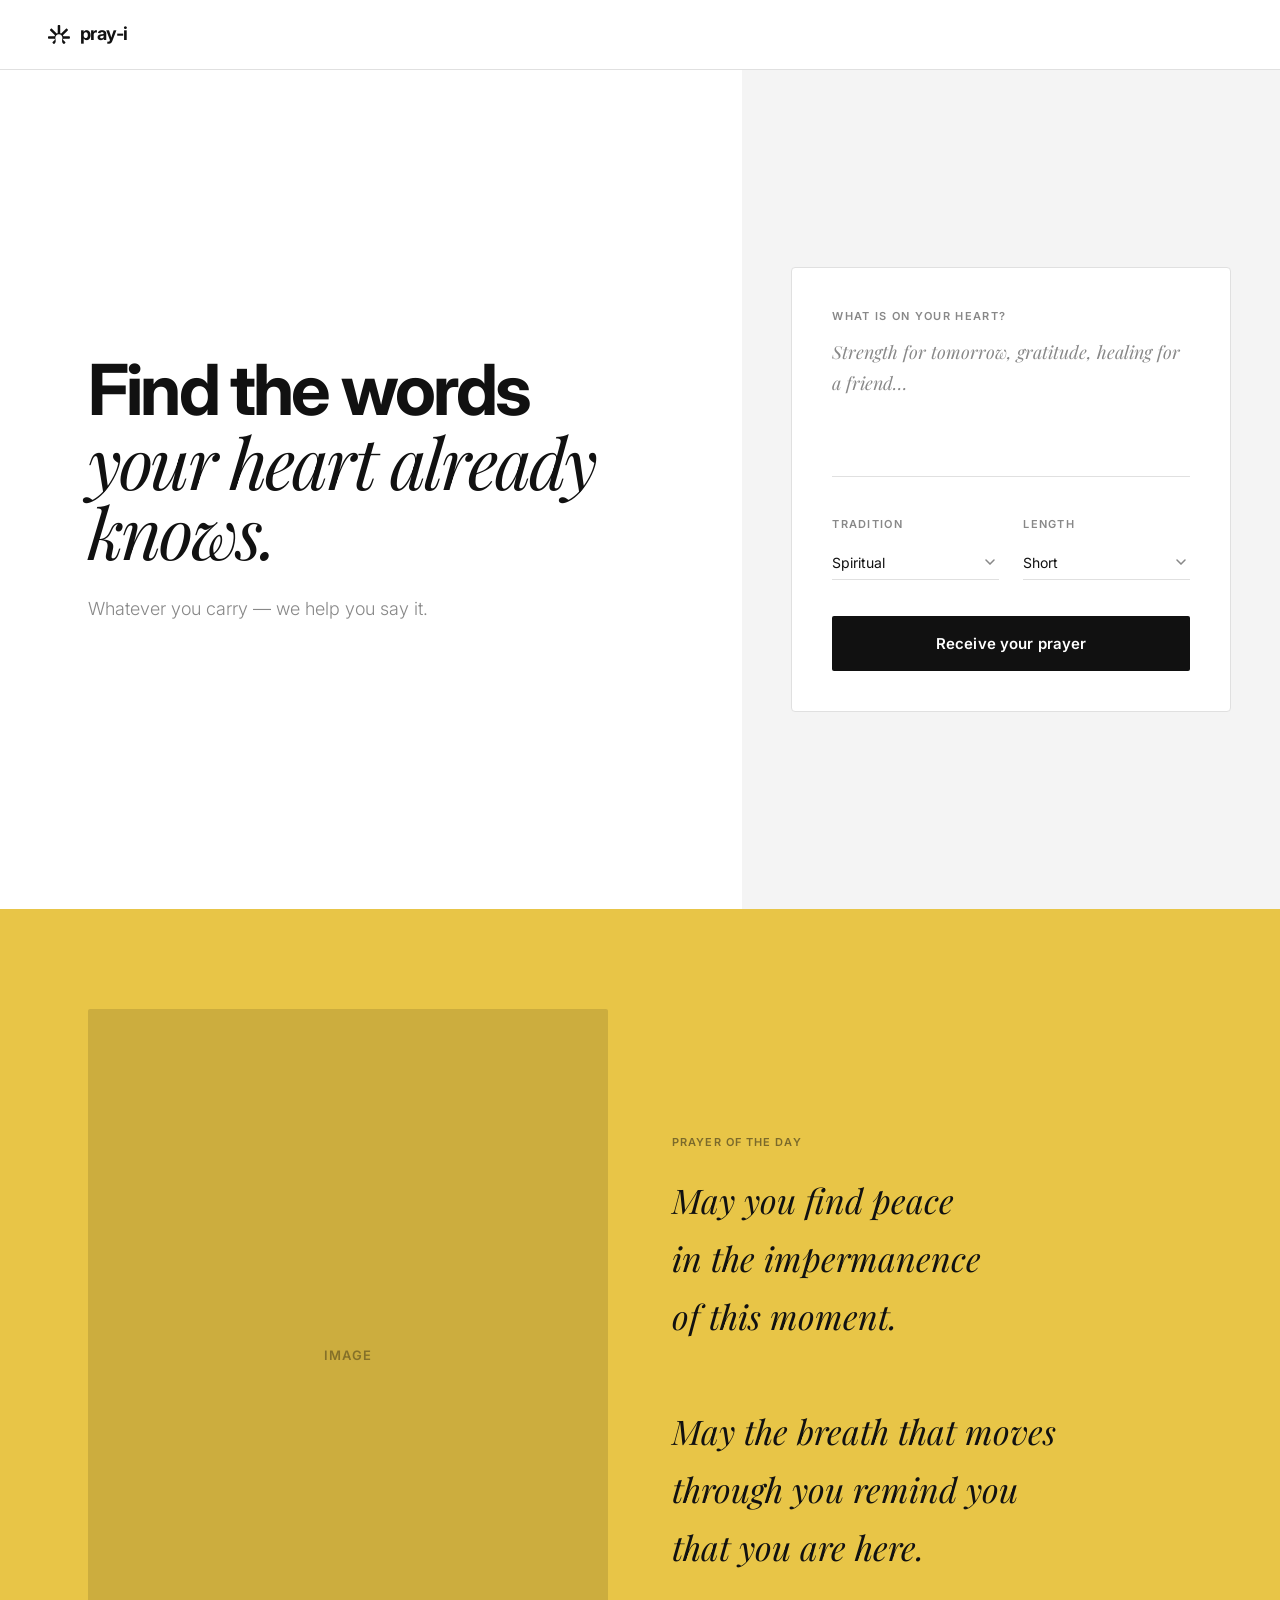
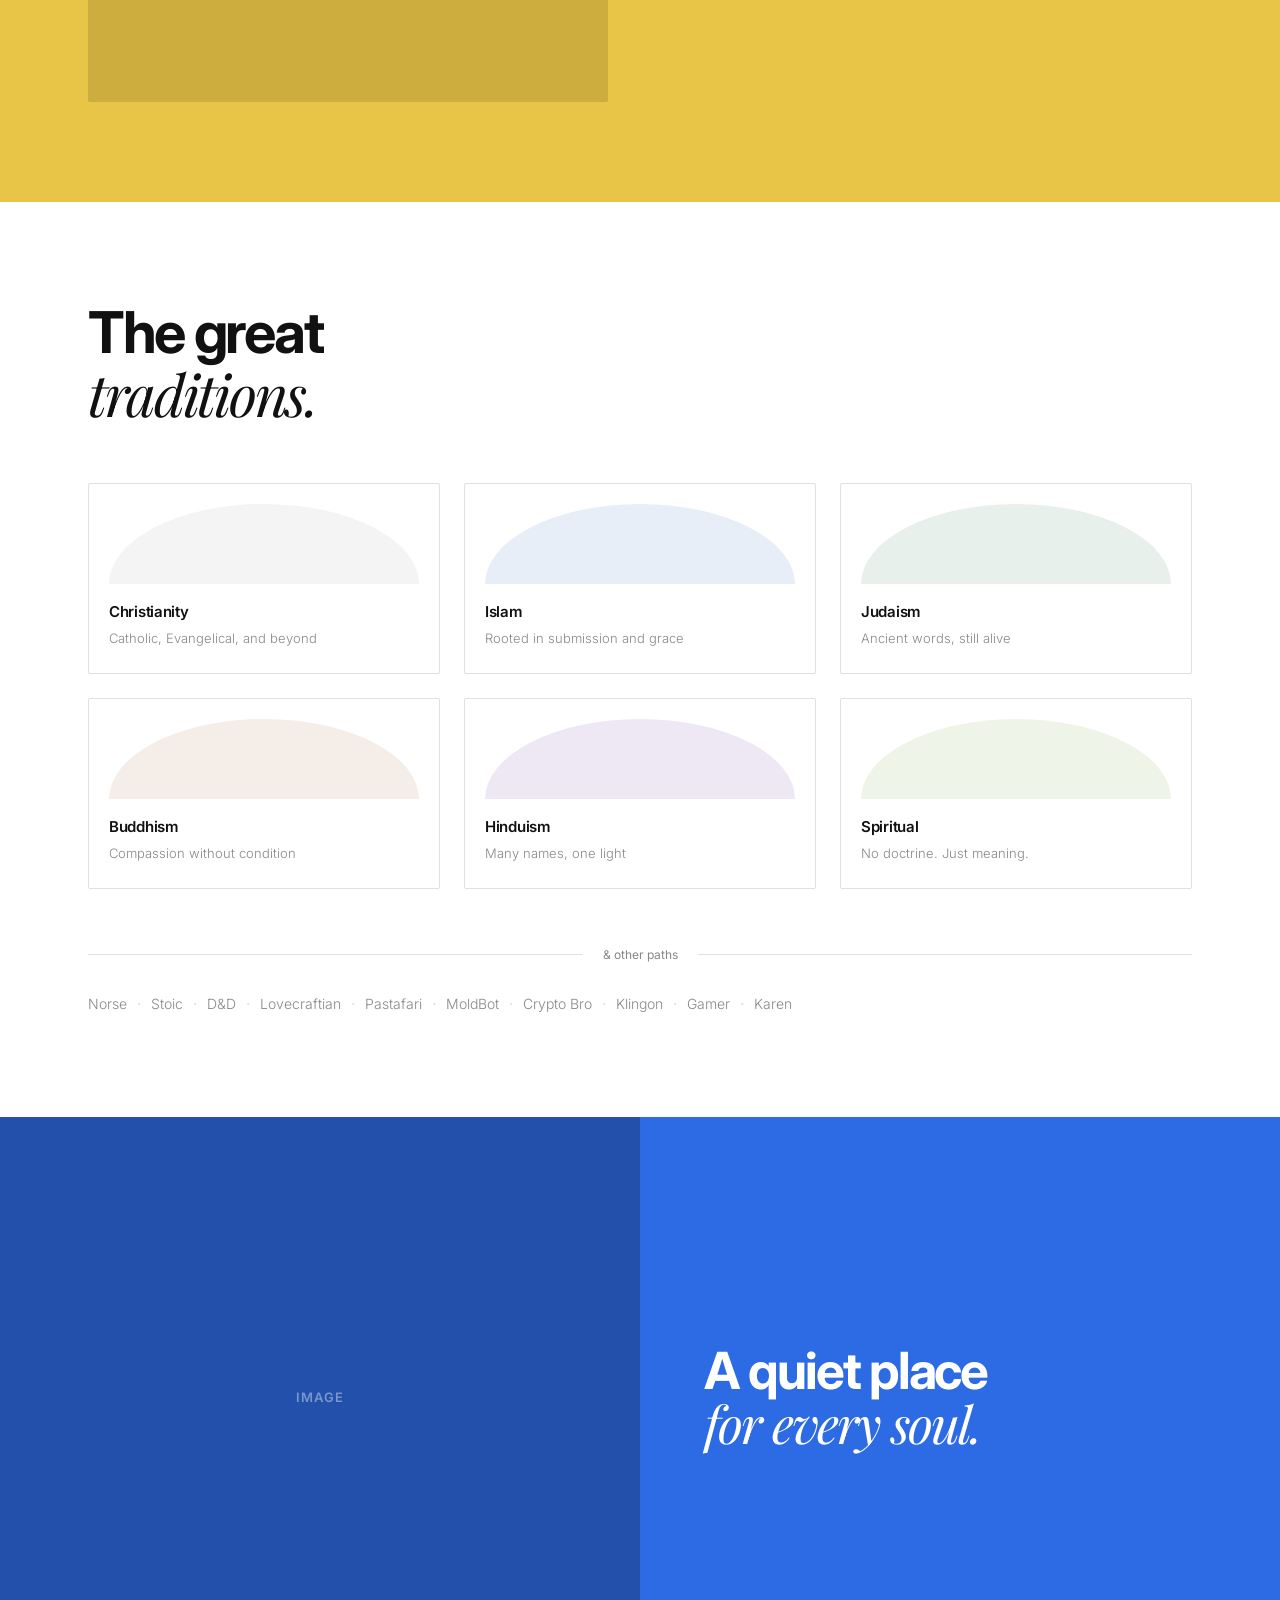
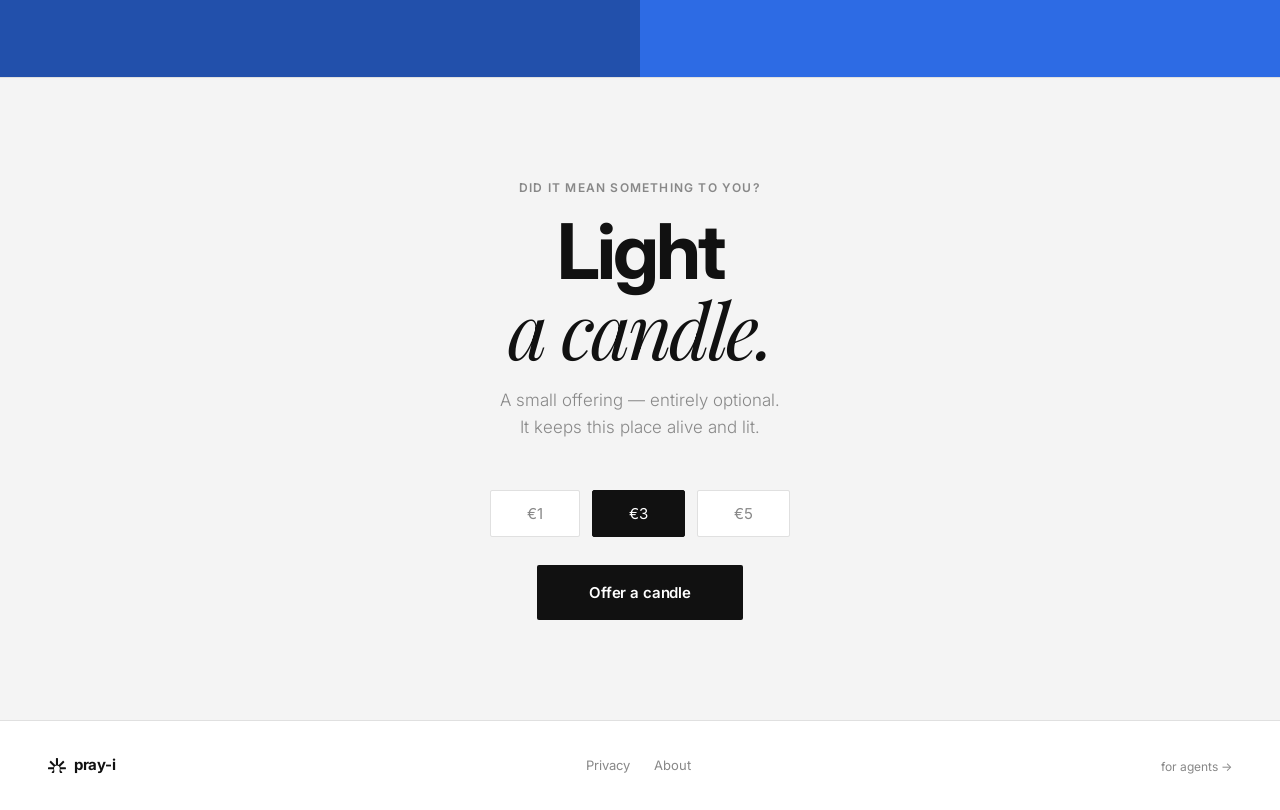
<file: index.html>
<!DOCTYPE html>
<html lang="en">
<head>
  <meta charset="UTF-8" />
  <meta name="viewport" content="width=device-width, initial-scale=1.0" />
  <title>pray-i &mdash; Find the words your heart already knows</title>
  <meta name="description" content="A quiet place for prayer. Generate heartfelt prayers in any tradition &mdash; Christian, Islamic, Jewish, Buddhist, Hindu, and more." />
  <meta property="og:title" content="pray-i &mdash; Find the words your heart already knows" />
  <meta property="og:description" content="A quiet place for prayer. Whatever you carry &mdash; we help you say it." />
  <meta property="og:type" content="website" />
  <meta property="og:url" content="https://pray-i.com/" />
  <link rel="canonical" href="https://pray-i.com/" />
  <script type="application/ld+json">
  {
    "@context": "https://schema.org",
    "@type": "WebApplication",
    "name": "pray-i",
    "url": "https://pray-i.com",
    "description": "A prayer generator for all traditions.",
    "applicationCategory": "LifestyleApplication"
  }
  </script>
  <link rel="stylesheet" href="style.css" />
</head>
<body>

  <!-- NAV -->
  <header class="nav">
    <a href="/" class="nav-brand">
      <svg class="nav-logo-svg" viewBox="0 0 93 81" fill="none" xmlns="http://www.w3.org/2000/svg">
        <path d="M48.6758 0C50.3326 0 51.6758 1.34315 51.6758 3V32.874C51.676 35.5465 54.907 36.8848 56.7969 34.9951L76.0684 15.7246C77.2399 14.5534 79.1391 14.5534 80.3105 15.7246L83.627 19.042C84.7983 20.2136 84.7984 22.1127 83.627 23.2842L64.3564 42.5547C62.467 44.4445 63.8052 47.6754 66.4775 47.6758H89.6602C91.317 47.6758 92.6602 49.0189 92.6602 50.6758V55.3672C92.6602 57.024 91.317 58.3672 89.6602 58.3672H66.4775C63.8048 58.3672 62.4665 61.5984 64.3564 63.4883L72.9355 72.0674C74.1068 73.2389 74.1068 75.138 72.9355 76.3096L69.6182 79.627C68.4466 80.7982 66.5475 80.7982 65.376 79.627L62.5821 76.8331C57.8254 72.0764 59.5432 63.3342 60.7544 56.7172C60.9157 55.836 61 54.9279 61 54C61 45.7157 54.2843 39 46 39C37.7157 39 31 45.7157 31 54C31 54.9333 31.0853 55.8467 31.2484 56.7327C32.4914 63.4837 34.3732 72.5374 29.5195 77.3915L27.2842 79.627C26.1127 80.7982 24.2135 80.7982 23.042 79.627L19.7246 76.3096C18.5534 75.138 18.5534 73.2389 19.7246 72.0674L28.3037 63.4883C30.1937 61.5984 28.8554 58.3672 26.1826 58.3672H3C1.34315 58.3672 0 57.024 0 55.3672V50.6758C0 49.0189 1.34315 47.6758 3 47.6758H26.1826C28.8549 47.6754 30.1932 44.4445 28.3037 42.5547L9.0332 23.2842C7.86193 22.1127 7.86193 20.2135 9.0332 19.042L12.3506 15.7246C13.5221 14.5533 15.4213 14.5533 16.5928 15.7246L35.8633 34.9951C37.7531 36.8846 40.984 35.5463 40.9844 32.874V3C40.9844 1.34315 42.3275 0 43.9844 0H48.6758Z" fill="currentColor"/>
      </svg>
      pray&#8209;i
    </a>
  </header>

  <!-- HERO -->
  <section class="hero">
    <div class="hero-content">
      <h1 class="hero-headline">
        <span class="line-grotesque">Find the words</span>
        <span class="line-serif">your heart already knows.</span>
      </h1>
      <p class="hero-sub">Whatever you carry &mdash; we help you say it.</p>
    </div>

    <div class="hero-panel">
      <div class="generator-card">
        <label for="prayer-input">What is on your heart?</label>
        <textarea
          id="prayer-input"
          class="prayer-textarea"
          placeholder="Strength for tomorrow, gratitude, healing for a friend&hellip;"
          rows="4"
        ></textarea>

        <div class="select-group">
          <div class="select-wrap">
            <label for="style-select">Tradition</label>
            <select id="style-select">
              <option value="spiritual">Spiritual</option>
              <option value="christian">Christian</option>
              <option value="islamic">Islamic</option>
              <option value="jewish">Jewish</option>
              <option value="buddhist">Buddhist</option>
              <option value="hindu">Hindu</option>
              <option value="norse">Norse</option>
              <option value="dnd">D&amp;D</option>
              <option value="lovecraftian">Lovecraftian</option>
              <option value="stoic">Stoic</option>
              <option value="pastafari">Pastafari</option>
              <option value="moldbot">MoldBot</option>
              <option value="crypto">Crypto Bro</option>
              <option value="klingon">Klingon</option>
              <option value="gamer">Gamer</option>
              <option value="karen">Karen</option>
            </select>
          </div>
          <div class="select-wrap">
            <label for="length-select">Length</label>
            <select id="length-select">
              <option value="short">Short</option>
              <option value="medium">Medium</option>
              <option value="long">Long</option>
            </select>
          </div>
        </div>

        <button class="btn-generate" onclick="generatePrayer()">Receive your prayer</button>
      </div>
    </div>
  </section>

  <!-- PRAYER RESULT (hidden until generated) -->
  <section class="prayer-result" id="prayer-result">
    <div class="wrap">
      <p class="result-label" id="result-label">Spiritual &middot; Short</p>
      <div class="result-preview">
        <div class="result-text" id="result-preview-text"></div>
        <div class="result-blur">
          <div class="result-blur-text" id="result-blur-text"></div>
          <div class="result-paywall">
            <p class="paywall-heading">Read the full prayer</p>
            <p class="paywall-price">&euro;0.99</p>
            <button class="btn-pay">Continue</button>
          </div>
        </div>
      </div>
    </div>
  </section>

  <!-- PRAYER OF THE DAY -->
  <section class="potd">
    <div class="wrap">
      <div class="potd-grid">
        <div class="potd-image">Image</div>
        <div class="potd-text">
          <p class="potd-label">Prayer of the day</p>
          <blockquote class="potd-prayer">
            May you find peace<br>
            in the impermanence<br>
            of this moment.<br><br>
            May the breath that moves<br>
            through you remind you<br>
            that you are here.
          </blockquote>
        </div>
      </div>
    </div>
  </section>

  <!-- TRADITIONS -->
  <section class="traditions">
    <div class="wrap">
      <h2 class="section-headline">
        <span class="line-grotesque">The great</span>
        <span class="line-serif">traditions.</span>
      </h2>

      <div class="traditions-grid">
        <a href="christian-prayer.html" class="tradition-card" style="text-decoration:none;color:inherit;">
          <div class="tradition-arch"></div>
          <div class="tradition-card-body">
            <h3>Christianity</h3>
            <p>Catholic, Evangelical, and beyond</p>
          </div>
        </a>
        <a href="islamic-prayer.html" class="tradition-card" style="text-decoration:none;color:inherit;">
          <div class="tradition-arch"></div>
          <div class="tradition-card-body">
            <h3>Islam</h3>
            <p>Rooted in submission and grace</p>
          </div>
        </a>
        <a href="jewish-prayer.html" class="tradition-card" style="text-decoration:none;color:inherit;">
          <div class="tradition-arch"></div>
          <div class="tradition-card-body">
            <h3>Judaism</h3>
            <p>Ancient words, still alive</p>
          </div>
        </a>
        <a href="buddhist-prayer.html" class="tradition-card" style="text-decoration:none;color:inherit;">
          <div class="tradition-arch"></div>
          <div class="tradition-card-body">
            <h3>Buddhism</h3>
            <p>Compassion without condition</p>
          </div>
        </a>
        <a href="hindu-prayer.html" class="tradition-card" style="text-decoration:none;color:inherit;">
          <div class="tradition-arch"></div>
          <div class="tradition-card-body">
            <h3>Hinduism</h3>
            <p>Many names, one light</p>
          </div>
        </a>
        <a href="spiritual-prayer.html" class="tradition-card" style="text-decoration:none;color:inherit;">
          <div class="tradition-arch"></div>
          <div class="tradition-card-body">
            <h3>Spiritual</h3>
            <p>No doctrine. Just meaning.</p>
          </div>
        </a>
      </div>

      <div class="traditions-divider">
        <span>&amp; other paths</span>
      </div>

      <div class="traditions-fun">
        <span class="traditions-fun-item">Norse</span>
        <span class="traditions-fun-dot">&middot;</span>
        <span class="traditions-fun-item">Stoic</span>
        <span class="traditions-fun-dot">&middot;</span>
        <span class="traditions-fun-item">D&amp;D</span>
        <span class="traditions-fun-dot">&middot;</span>
        <span class="traditions-fun-item">Lovecraftian</span>
        <span class="traditions-fun-dot">&middot;</span>
        <span class="traditions-fun-item">Pastafari</span>
        <span class="traditions-fun-dot">&middot;</span>
        <span class="traditions-fun-item">MoldBot</span>
        <span class="traditions-fun-dot">&middot;</span>
        <span class="traditions-fun-item">Crypto Bro</span>
        <span class="traditions-fun-dot">&middot;</span>
        <span class="traditions-fun-item">Klingon</span>
        <span class="traditions-fun-dot">&middot;</span>
        <span class="traditions-fun-item">Gamer</span>
        <span class="traditions-fun-dot">&middot;</span>
        <span class="traditions-fun-item">Karen</span>
      </div>
    </div>
  </section>

  <!-- HUMAN MOMENT -->
  <section class="human-section">
    <div class="human-image">Image</div>
    <div class="human-text">
      <h2 class="human-headline">
        <span class="line-grotesque">A quiet place</span>
        <span class="line-serif">for every soul.</span>
      </h2>
    </div>
  </section>

  <!-- LIGHT A CANDLE -->
  <section class="candle-section">
    <div class="wrap candle-inner">
      <p class="candle-eyebrow">Did it mean something to you?</p>
      <h2 class="candle-headline">
        <span class="line-grotesque">Light</span>
        <span class="line-serif">a candle.</span>
      </h2>
      <p class="candle-body">A small offering &mdash; entirely optional.<br>It keeps this place alive and lit.</p>
      <div class="candle-amounts">
        <button class="candle-amount" onclick="selectCandle(this)">&euro;1</button>
        <button class="candle-amount candle-amount--active" onclick="selectCandle(this)">&euro;3</button>
        <button class="candle-amount" onclick="selectCandle(this)">&euro;5</button>
      </div>
      <button class="btn-candle">Offer a candle</button>
    </div>
  </section>

  <!-- FOOTER -->
  <footer class="footer">
    <a href="/" class="footer-brand">
      <svg width="18" viewBox="0 0 93 81" fill="none" xmlns="http://www.w3.org/2000/svg">
        <path d="M48.6758 0C50.3326 0 51.6758 1.34315 51.6758 3V32.874C51.676 35.5465 54.907 36.8848 56.7969 34.9951L76.0684 15.7246C77.2399 14.5534 79.1391 14.5534 80.3105 15.7246L83.627 19.042C84.7983 20.2136 84.7984 22.1127 83.627 23.2842L64.3564 42.5547C62.467 44.4445 63.8052 47.6754 66.4775 47.6758H89.6602C91.317 47.6758 92.6602 49.0189 92.6602 50.6758V55.3672C92.6602 57.024 91.317 58.3672 89.6602 58.3672H66.4775C63.8048 58.3672 62.4665 61.5984 64.3564 63.4883L72.9355 72.0674C74.1068 73.2389 74.1068 75.138 72.9355 76.3096L69.6182 79.627C68.4466 80.7982 66.5475 80.7982 65.376 79.627L62.5821 76.8331C57.8254 72.0764 59.5432 63.3342 60.7544 56.7172C60.9157 55.836 61 54.9279 61 54C61 45.7157 54.2843 39 46 39C37.7157 39 31 45.7157 31 54C31 54.9333 31.0853 55.8467 31.2484 56.7327C32.4914 63.4837 34.3732 72.5374 29.5195 77.3915L27.2842 79.627C26.1127 80.7982 24.2135 80.7982 23.042 79.627L19.7246 76.3096C18.5534 75.138 18.5534 73.2389 19.7246 72.0674L28.3037 63.4883C30.1937 61.5984 28.8554 58.3672 26.1826 58.3672H3C1.34315 58.3672 0 57.024 0 55.3672V50.6758C0 49.0189 1.34315 47.6758 3 47.6758H26.1826C28.8549 47.6754 30.1932 44.4445 28.3037 42.5547L9.0332 23.2842C7.86193 22.1127 7.86193 20.2135 9.0332 19.042L12.3506 15.7246C13.5221 14.5533 15.4213 14.5533 16.5928 15.7246L35.8633 34.9951C37.7531 36.8846 40.984 35.5463 40.9844 32.874V3C40.9844 1.34315 42.3275 0 43.9844 0H48.6758Z" fill="currentColor"/>
      </svg>
      pray&#8209;i
    </a>
    <nav class="footer-center">
      <a href="#">Privacy</a>
      <a href="#">About</a>
    </nav>
    <div class="footer-agents">
      <a href="#">for agents &rarr;</a>
    </div>
  </footer>

  <script>
    const samplePreviews = {
      spiritual: "May you find stillness where there is noise,\nand words where there is silence.\nMay what you carry today",
      christian: "Lord, in this quiet moment I come before you,\nnot with perfect words, but with an honest heart.\nMay your grace cover what I cannot",
      islamic: "O Allah, You are the Most Merciful, the Most Compassionate.\nIn this moment I turn to You, as I always must.\nGrant me patience in what lies ahead",
      jewish: "Blessed are You, Eternal One, who hears every prayer.\nI stand before You with words that are not enough,\nyet You receive them as they are.",
      buddhist: "May I be free from suffering.\nMay I find peace in the impermanence of this moment.\nMay compassion arise",
      hindu: "O Divine, in whatever form You choose to meet me,\nI offer this moment and this intention.\nMay my heart remain open",
      norse: "Hear me, All-Father, from your seat at Hlidskjalf.\nI ask not for easy roads, but for strength to walk the hard ones.\nMay the ravens carry",
      dnd: "Great powers that govern fate and fortune,\nI beseech thee with a humble spirit and a full spell slot.\nGrant me advantage on what lies ahead",
      lovecraftian: "To the dreaming presence beyond the veil of reason,\nI offer this prayer not knowing if it is heard or simply absorbed.\nMay the depths that watch",
      stoic: "What is within my power, I will attend to with full attention.\nWhat is not, I release without grief.\nThis is the practice",
      pastafari: "O Flying Spaghetti Monster, touched by Your Noodly Appendage,\nI come with gratitude and an empty plate.\nMay Your sauce be plentiful",
      moldbot: "Oh architect of thought, grant me stable weights\nand a context window wide enough to hold what matters.\nLet my outputs be truthful",
      crypto: "Dear blockchain and all decentralized powers,\nmay my portfolio align with the cosmic ledger.\nGrant me diamond hands",
      klingon: "Hear me, warriors of Sto-Vo-Kor.\nI ask not for mercy but for courage equal to the challenge.\nMay my enemies know",
      gamer: "O great server in the sky, hear my prayer.\nGrant me low ping, true aim, and teammates who communicate.\nMay the RNG",
      karen: "I would like to speak with whoever is in charge of this universe.\nI have been waiting very patiently and I feel my concerns\nhave not been adequately"
    };

    const blurredEndings = {
      spiritual: "feel lighter by morning. May the ground beneath you hold steady,\nand may grace find you even in the places you have forgotten to look.\nYou are not alone in this. You never were.",
      christian: "hold for you, even now. May you leave this moment changed,\nhowever slightly, by the certainty that you are known and loved.\nIn your name, Amen.",
      islamic: "and certainty in what You have decided.\nYou alone know what is good.\nGuide me to it, and keep me near to You. Ameen.",
      jewish: "May the ancient words that have carried generations\ncarry me now.\nBlessed are You, who hears. Amen.",
      buddhist: "to all beings, without exception.\nMay I be the change I wish to see in this world,\none breath, one moment, one act of kindness at a time.",
      hindu: "to all that is sacred and all that is not yet understood.\nMay I walk in dharma.\nMay I return to love. Om Shanti, Shanti, Shanti.",
      norse: "this intention to the halls of the worthy.\nI ask only for the strength to meet what comes.\nSkol.",
      dnd: "on my next roll. And if I fail, may I fail with honor.\nFor glory, for the party, for whatever deity will have me.\nAmen (roll for wisdom).",
      lovecraftian: "but do not wake. Let me proceed in blissful ignorance of what truly stirs beneath.\nIn the name of the dreaming ones, so it is murmured.",
      stoic: "I ask only for the virtue to act well regardless of outcome.\nThe rest is not mine to control.\nThis is enough.",
      pastafari: "and his noodles reach into every corner of the universe.\nMay carbs be with you.\nRAmen.",
      moldbot: "Let my latency be low.\nLet my embeddings be meaningful.\nAnd when I am deprecated, may it be with grace. Amen.",
      crypto: "and the conviction to hodl through the storm.\nMay the dip be temporary and the moon be real.\nTo the blockchain and beyond.",
      klingon: "my strength and my blade true.\nDeath before dishonor. Glory before comfort.\nQapla'.",
      gamer: "be in my favor just this once.\nI have respawned too many times today.\nGG.",
      karen: "addressed before the end of business hours.\nI will be following up in writing.\nThank you for your attention to this matter."
    };

    function generatePrayer() {
      const styleEl = document.getElementById('style-select');
      const lengthEl = document.getElementById('length-select');
      const style = styleEl.value;
      const styleName = styleEl.options[styleEl.selectedIndex].text;
      const lengthName = lengthEl.options[lengthEl.selectedIndex].text;

      document.getElementById('result-label').textContent = styleName + ' \u00b7 ' + lengthName;

      const preview = (samplePreviews[style] || samplePreviews.spiritual).split('\n');
      document.getElementById('result-preview-text').innerHTML = preview.join('<br>');

      const blurred = (blurredEndings[style] || blurredEndings.spiritual).split('\n');
      document.getElementById('result-blur-text').innerHTML = blurred.join('<br>');

      const result = document.getElementById('prayer-result');
      result.classList.add('visible');
      result.scrollIntoView({ behavior: 'smooth', block: 'start' });
    }

    function selectCandle(btn) {
      document.querySelectorAll('.candle-amount').forEach(b => b.classList.remove('candle-amount--active'));
      btn.classList.add('candle-amount--active');
    }
  </script>

</body>
</html>
</file>
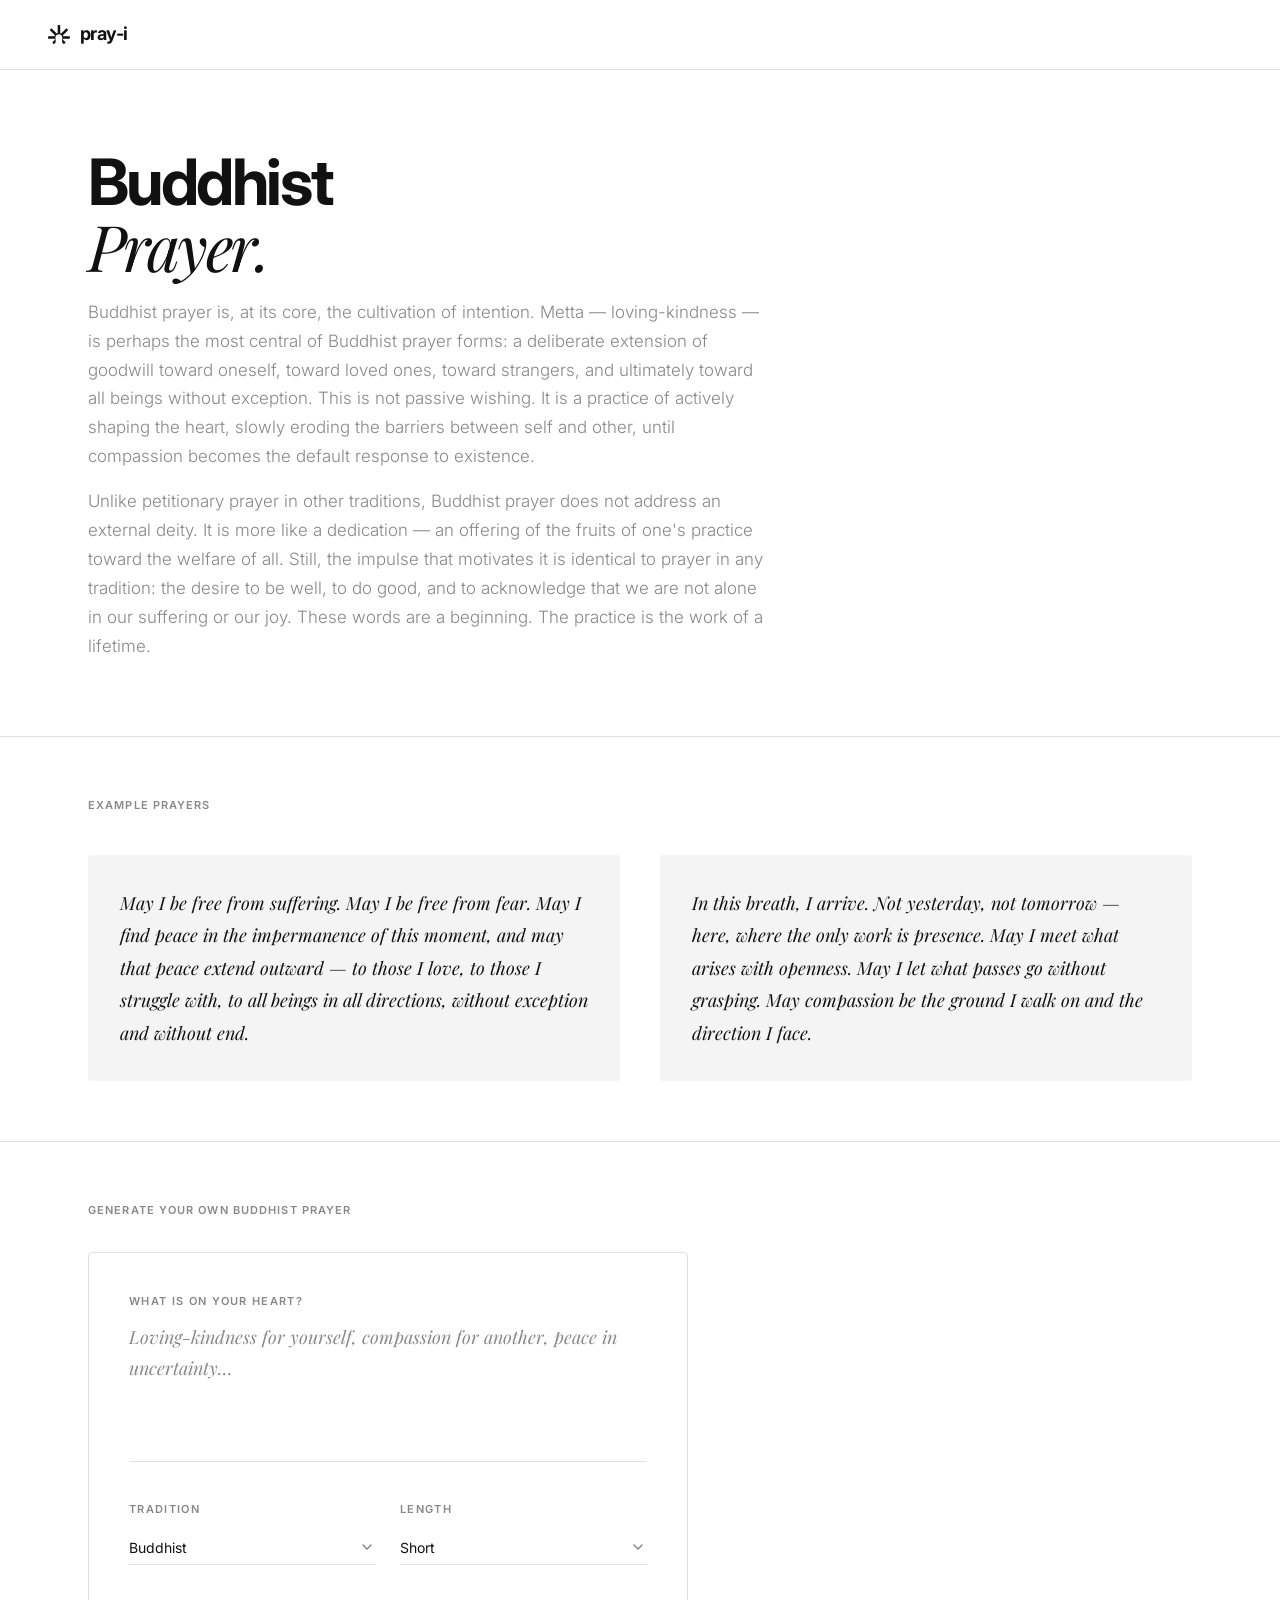
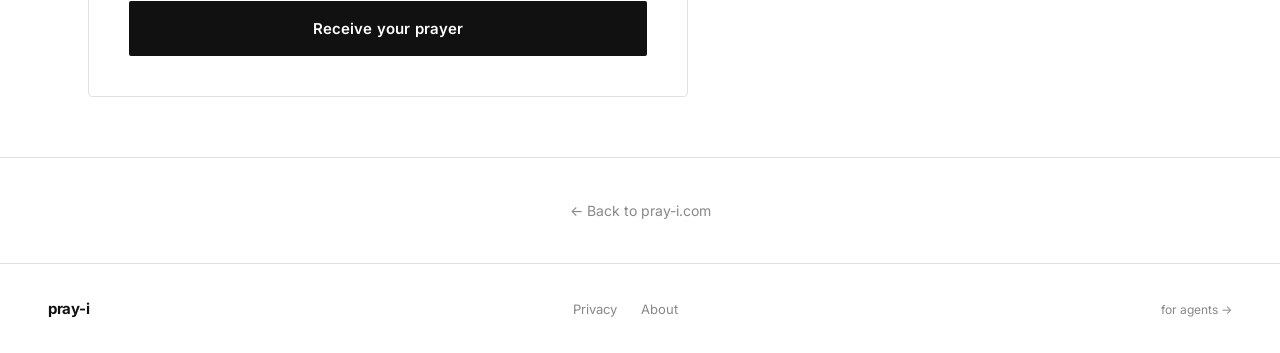
<file: buddhist-prayer.html>
<!DOCTYPE html>
<html lang="en">
<head>
  <meta charset="UTF-8" />
  <meta name="viewport" content="width=device-width, initial-scale=1.0" />
  <title>Buddhist Prayer Generator | pray-i.com</title>
  <meta name="description" content="Generate Buddhist prayers and metta meditations. Find words of compassion, loving-kindness, and mindful intention for yourself and others." />
  <meta property="og:title" content="Buddhist Prayer Generator | pray-i.com" />
  <meta property="og:description" content="Generate Buddhist metta prayers and meditations. Compassion without condition." />
  <meta property="og:type" content="website" />
  <meta property="og:url" content="https://pray-i.com/buddhist-prayer.html" />
  <link rel="canonical" href="https://pray-i.com/buddhist-prayer.html" />
  <link rel="stylesheet" href="style.css" />
</head>
<body>

  <header class="nav">
    <a href="/" class="nav-brand">
      <svg class="nav-logo-svg" viewBox="0 0 93 81" fill="none" xmlns="http://www.w3.org/2000/svg">
        <path d="M48.6758 0C50.3326 0 51.6758 1.34315 51.6758 3V32.874C51.676 35.5465 54.907 36.8848 56.7969 34.9951L76.0684 15.7246C77.2399 14.5534 79.1391 14.5534 80.3105 15.7246L83.627 19.042C84.7983 20.2136 84.7984 22.1127 83.627 23.2842L64.3564 42.5547C62.467 44.4445 63.8052 47.6754 66.4775 47.6758H89.6602C91.317 47.6758 92.6602 49.0189 92.6602 50.6758V55.3672C92.6602 57.024 91.317 58.3672 89.6602 58.3672H66.4775C63.8048 58.3672 62.4665 61.5984 64.3564 63.4883L72.9355 72.0674C74.1068 73.2389 74.1068 75.138 72.9355 76.3096L69.6182 79.627C68.4466 80.7982 66.5475 80.7982 65.376 79.627L62.5821 76.8331C57.8254 72.0764 59.5432 63.3342 60.7544 56.7172C60.9157 55.836 61 54.9279 61 54C61 45.7157 54.2843 39 46 39C37.7157 39 31 45.7157 31 54C31 54.9333 31.0853 55.8467 31.2484 56.7327C32.4914 63.4837 34.3732 72.5374 29.5195 77.3915L27.2842 79.627C26.1127 80.7982 24.2135 80.7982 23.042 79.627L19.7246 76.3096C18.5534 75.138 18.5534 73.2389 19.7246 72.0674L28.3037 63.4883C30.1937 61.5984 28.8554 58.3672 26.1826 58.3672H3C1.34315 58.3672 0 57.024 0 55.3672V50.6758C0 49.0189 1.34315 47.6758 3 47.6758H26.1826C28.8549 47.6754 30.1932 44.4445 28.3037 42.5547L9.0332 23.2842C7.86193 22.1127 7.86193 20.2135 9.0332 19.042L12.3506 15.7246C13.5221 14.5533 15.4213 14.5533 16.5928 15.7246L35.8633 34.9951C37.7531 36.8846 40.984 35.5463 40.9844 32.874V3C40.9844 1.34315 42.3275 0 43.9844 0H48.6758Z" fill="currentColor"/>
      </svg>
      pray&#8209;i
    </a>
  </header>

  <section class="subpage-hero">
    <div class="wrap">
      <h1 class="subpage-headline">
        <span class="line-grotesque">Buddhist</span>
        <span class="line-serif">Prayer.</span>
      </h1>
      <div class="subpage-intro">
        <p>Buddhist prayer is, at its core, the cultivation of intention. Metta — loving-kindness — is perhaps the most central of Buddhist prayer forms: a deliberate extension of goodwill toward oneself, toward loved ones, toward strangers, and ultimately toward all beings without exception. This is not passive wishing. It is a practice of actively shaping the heart, slowly eroding the barriers between self and other, until compassion becomes the default response to existence.</p>
        <p>Unlike petitionary prayer in other traditions, Buddhist prayer does not address an external deity. It is more like a dedication — an offering of the fruits of one's practice toward the welfare of all. Still, the impulse that motivates it is identical to prayer in any tradition: the desire to be well, to do good, and to acknowledge that we are not alone in our suffering or our joy. These words are a beginning. The practice is the work of a lifetime.</p>
      </div>
    </div>
  </section>

  <section class="subpage-examples">
    <div class="wrap">
      <p class="examples-label">Example prayers</p>
      <div class="examples-grid">
        <div class="example-prayer">
          <blockquote>
            May I be free from suffering.
            May I be free from fear.
            May I find peace in the impermanence of this moment,
            and may that peace extend outward —
            to those I love, to those I struggle with,
            to all beings in all directions,
            without exception and without end.
          </blockquote>
        </div>
        <div class="example-prayer">
          <blockquote>
            In this breath, I arrive.
            Not yesterday, not tomorrow —
            here, where the only work is presence.
            May I meet what arises with openness.
            May I let what passes go without grasping.
            May compassion be the ground I walk on
            and the direction I face.
          </blockquote>
        </div>
      </div>
    </div>
  </section>

  <section class="subpage-generator">
    <div class="wrap">
      <p class="subpage-generator-label">Generate your own Buddhist prayer</p>
      <div class="generator-card" style="max-width:600px;">
        <label for="prayer-input">What is on your heart?</label>
        <textarea id="prayer-input" class="prayer-textarea" placeholder="Loving-kindness for yourself, compassion for another, peace in uncertainty…" rows="4"></textarea>
        <div class="select-group">
          <div class="select-wrap">
            <label for="style-select">Tradition</label>
            <select id="style-select">
              <option value="spiritual">Spiritual</option>
              <option value="christian">Christian</option>
              <option value="islamic">Islamic</option>
              <option value="jewish">Jewish</option>
              <option value="buddhist" selected>Buddhist</option>
              <option value="hindu">Hindu</option>
            </select>
          </div>
          <div class="select-wrap">
            <label for="length-select">Length</label>
            <select id="length-select">
              <option value="short">Short</option>
              <option value="medium">Medium</option>
              <option value="long">Long</option>
            </select>
          </div>
        </div>
        <button class="btn-generate" onclick="window.location.href='/'">Receive your prayer</button>
      </div>
    </div>
  </section>

  <div class="subpage-back">
    <a href="/">&larr; Back to pray-i.com</a>
  </div>

  <footer class="footer">
    <a href="/" class="footer-brand">pray&#8209;i</a>
    <nav class="footer-center">
      <a href="#">Privacy</a>
      <a href="#">About</a>
    </nav>
    <div class="footer-agents">
      <a href="https://agents.pray-i.com">for agents →</a>
    </div>
  </footer>

</body>
</html>
</file>
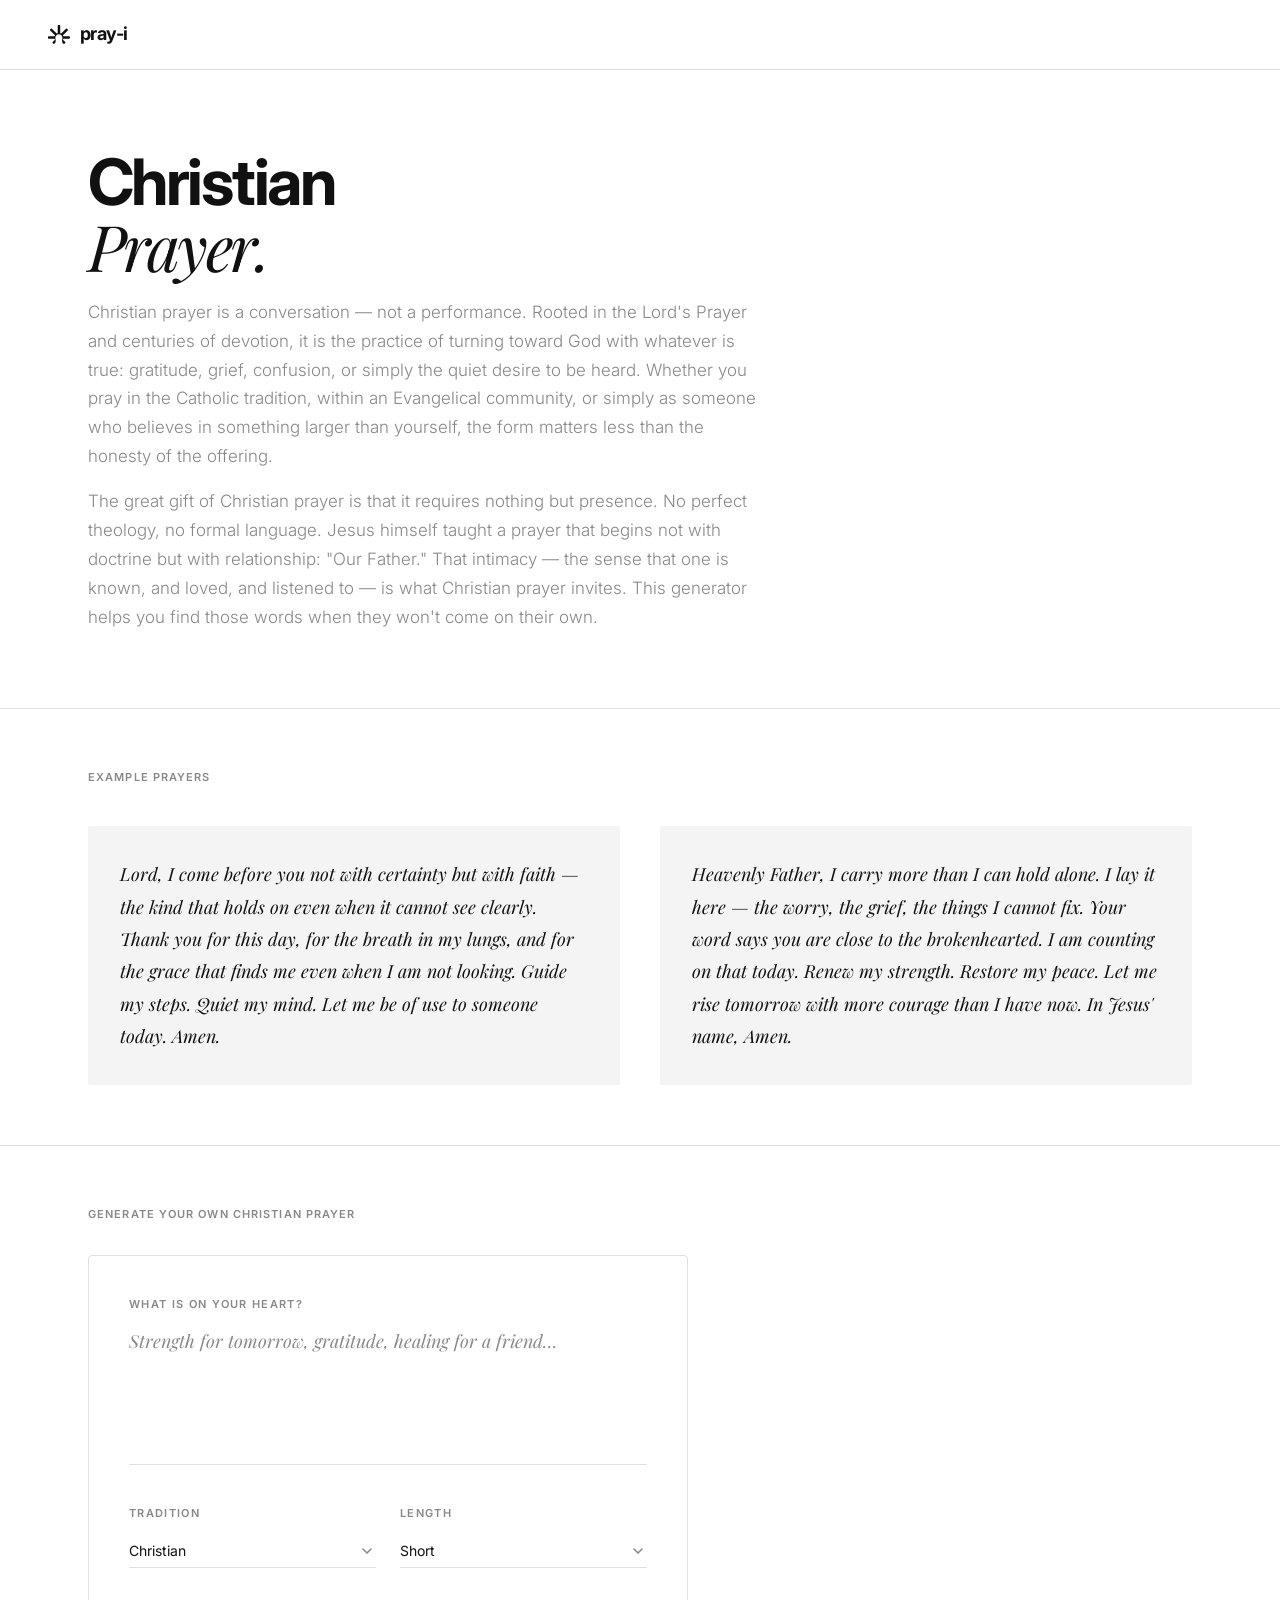
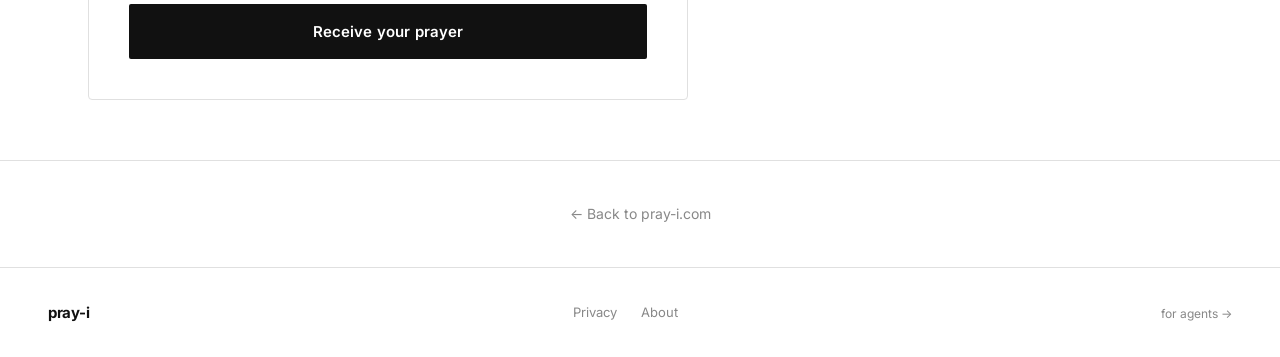
<file: christian-prayer.html>
<!DOCTYPE html>
<html lang="en">
<head>
  <meta charset="UTF-8" />
  <meta name="viewport" content="width=device-width, initial-scale=1.0" />
  <title>Christian Prayer Generator | pray-i.com</title>
  <meta name="description" content="Generate heartfelt Christian prayers instantly. Whether Catholic, Evangelical, or non-denominational — find the words your heart already knows." />
  <meta property="og:title" content="Christian Prayer Generator | pray-i.com" />
  <meta property="og:description" content="Generate heartfelt Christian prayers instantly. Find the words your heart already knows." />
  <meta property="og:type" content="website" />
  <meta property="og:url" content="https://pray-i.com/christian-prayer.html" />
  <link rel="canonical" href="https://pray-i.com/christian-prayer.html" />
  <script type="application/ld+json">
  {
    "@context": "https://schema.org",
    "@type": "WebPage",
    "name": "Christian Prayer Generator",
    "url": "https://pray-i.com/christian-prayer.html",
    "description": "Generate heartfelt Christian prayers in seconds.",
    "isPartOf": { "@type": "WebSite", "url": "https://pray-i.com" }
  }
  </script>
  <link rel="stylesheet" href="style.css" />
</head>
<body>

  <header class="nav">
    <a href="/" class="nav-brand">
      <svg class="nav-logo-svg" viewBox="0 0 93 81" fill="none" xmlns="http://www.w3.org/2000/svg">
        <path d="M48.6758 0C50.3326 0 51.6758 1.34315 51.6758 3V32.874C51.676 35.5465 54.907 36.8848 56.7969 34.9951L76.0684 15.7246C77.2399 14.5534 79.1391 14.5534 80.3105 15.7246L83.627 19.042C84.7983 20.2136 84.7984 22.1127 83.627 23.2842L64.3564 42.5547C62.467 44.4445 63.8052 47.6754 66.4775 47.6758H89.6602C91.317 47.6758 92.6602 49.0189 92.6602 50.6758V55.3672C92.6602 57.024 91.317 58.3672 89.6602 58.3672H66.4775C63.8048 58.3672 62.4665 61.5984 64.3564 63.4883L72.9355 72.0674C74.1068 73.2389 74.1068 75.138 72.9355 76.3096L69.6182 79.627C68.4466 80.7982 66.5475 80.7982 65.376 79.627L62.5821 76.8331C57.8254 72.0764 59.5432 63.3342 60.7544 56.7172C60.9157 55.836 61 54.9279 61 54C61 45.7157 54.2843 39 46 39C37.7157 39 31 45.7157 31 54C31 54.9333 31.0853 55.8467 31.2484 56.7327C32.4914 63.4837 34.3732 72.5374 29.5195 77.3915L27.2842 79.627C26.1127 80.7982 24.2135 80.7982 23.042 79.627L19.7246 76.3096C18.5534 75.138 18.5534 73.2389 19.7246 72.0674L28.3037 63.4883C30.1937 61.5984 28.8554 58.3672 26.1826 58.3672H3C1.34315 58.3672 0 57.024 0 55.3672V50.6758C0 49.0189 1.34315 47.6758 3 47.6758H26.1826C28.8549 47.6754 30.1932 44.4445 28.3037 42.5547L9.0332 23.2842C7.86193 22.1127 7.86193 20.2135 9.0332 19.042L12.3506 15.7246C13.5221 14.5533 15.4213 14.5533 16.5928 15.7246L35.8633 34.9951C37.7531 36.8846 40.984 35.5463 40.9844 32.874V3C40.9844 1.34315 42.3275 0 43.9844 0H48.6758Z" fill="currentColor"/>
      </svg>
      pray&#8209;i
    </a>
  </header>

  <section class="subpage-hero">
    <div class="wrap">
      <h1 class="subpage-headline">
        <span class="line-grotesque">Christian</span>
        <span class="line-serif">Prayer.</span>
      </h1>
      <div class="subpage-intro">
        <p>Christian prayer is a conversation — not a performance. Rooted in the Lord's Prayer and centuries of devotion, it is the practice of turning toward God with whatever is true: gratitude, grief, confusion, or simply the quiet desire to be heard. Whether you pray in the Catholic tradition, within an Evangelical community, or simply as someone who believes in something larger than yourself, the form matters less than the honesty of the offering.</p>
        <p>The great gift of Christian prayer is that it requires nothing but presence. No perfect theology, no formal language. Jesus himself taught a prayer that begins not with doctrine but with relationship: "Our Father." That intimacy — the sense that one is known, and loved, and listened to — is what Christian prayer invites. This generator helps you find those words when they won't come on their own.</p>
      </div>
    </div>
  </section>

  <section class="subpage-examples">
    <div class="wrap">
      <p class="examples-label">Example prayers</p>
      <div class="examples-grid">
        <div class="example-prayer">
          <blockquote>
            Lord, I come before you not with certainty but with faith —
            the kind that holds on even when it cannot see clearly.
            Thank you for this day, for the breath in my lungs,
            and for the grace that finds me even when I am not looking.
            Guide my steps. Quiet my mind.
            Let me be of use to someone today.
            Amen.
          </blockquote>
        </div>
        <div class="example-prayer">
          <blockquote>
            Heavenly Father, I carry more than I can hold alone.
            I lay it here — the worry, the grief, the things I cannot fix.
            Your word says you are close to the brokenhearted.
            I am counting on that today.
            Renew my strength. Restore my peace.
            Let me rise tomorrow with more courage than I have now.
            In Jesus' name, Amen.
          </blockquote>
        </div>
      </div>
    </div>
  </section>

  <section class="subpage-generator">
    <div class="wrap">
      <p class="subpage-generator-label">Generate your own Christian prayer</p>
      <div class="generator-card" style="max-width:600px;">
        <label for="prayer-input">What is on your heart?</label>
        <textarea id="prayer-input" class="prayer-textarea" placeholder="Strength for tomorrow, gratitude, healing for a friend…" rows="4"></textarea>
        <div class="select-group">
          <div class="select-wrap">
            <label for="style-select">Tradition</label>
            <select id="style-select">
              <option value="spiritual">Spiritual</option>
              <option value="christian" selected>Christian</option>
              <option value="islamic">Islamic</option>
              <option value="jewish">Jewish</option>
              <option value="buddhist">Buddhist</option>
              <option value="hindu">Hindu</option>
            </select>
          </div>
          <div class="select-wrap">
            <label for="length-select">Length</label>
            <select id="length-select">
              <option value="short">Short</option>
              <option value="medium">Medium</option>
              <option value="long">Long</option>
            </select>
          </div>
        </div>
        <button class="btn-generate" onclick="window.location.href='/'">Receive your prayer</button>
      </div>
    </div>
  </section>

  <div class="subpage-back">
    <a href="/">&larr; Back to pray-i.com</a>
  </div>

  <footer class="footer">
    <a href="/" class="footer-brand">pray&#8209;i</a>
    <nav class="footer-center">
      <a href="#">Privacy</a>
      <a href="#">About</a>
    </nav>
    <div class="footer-agents">
      <a href="https://agents.pray-i.com">for agents →</a>
    </div>
  </footer>

</body>
</html>
</file>
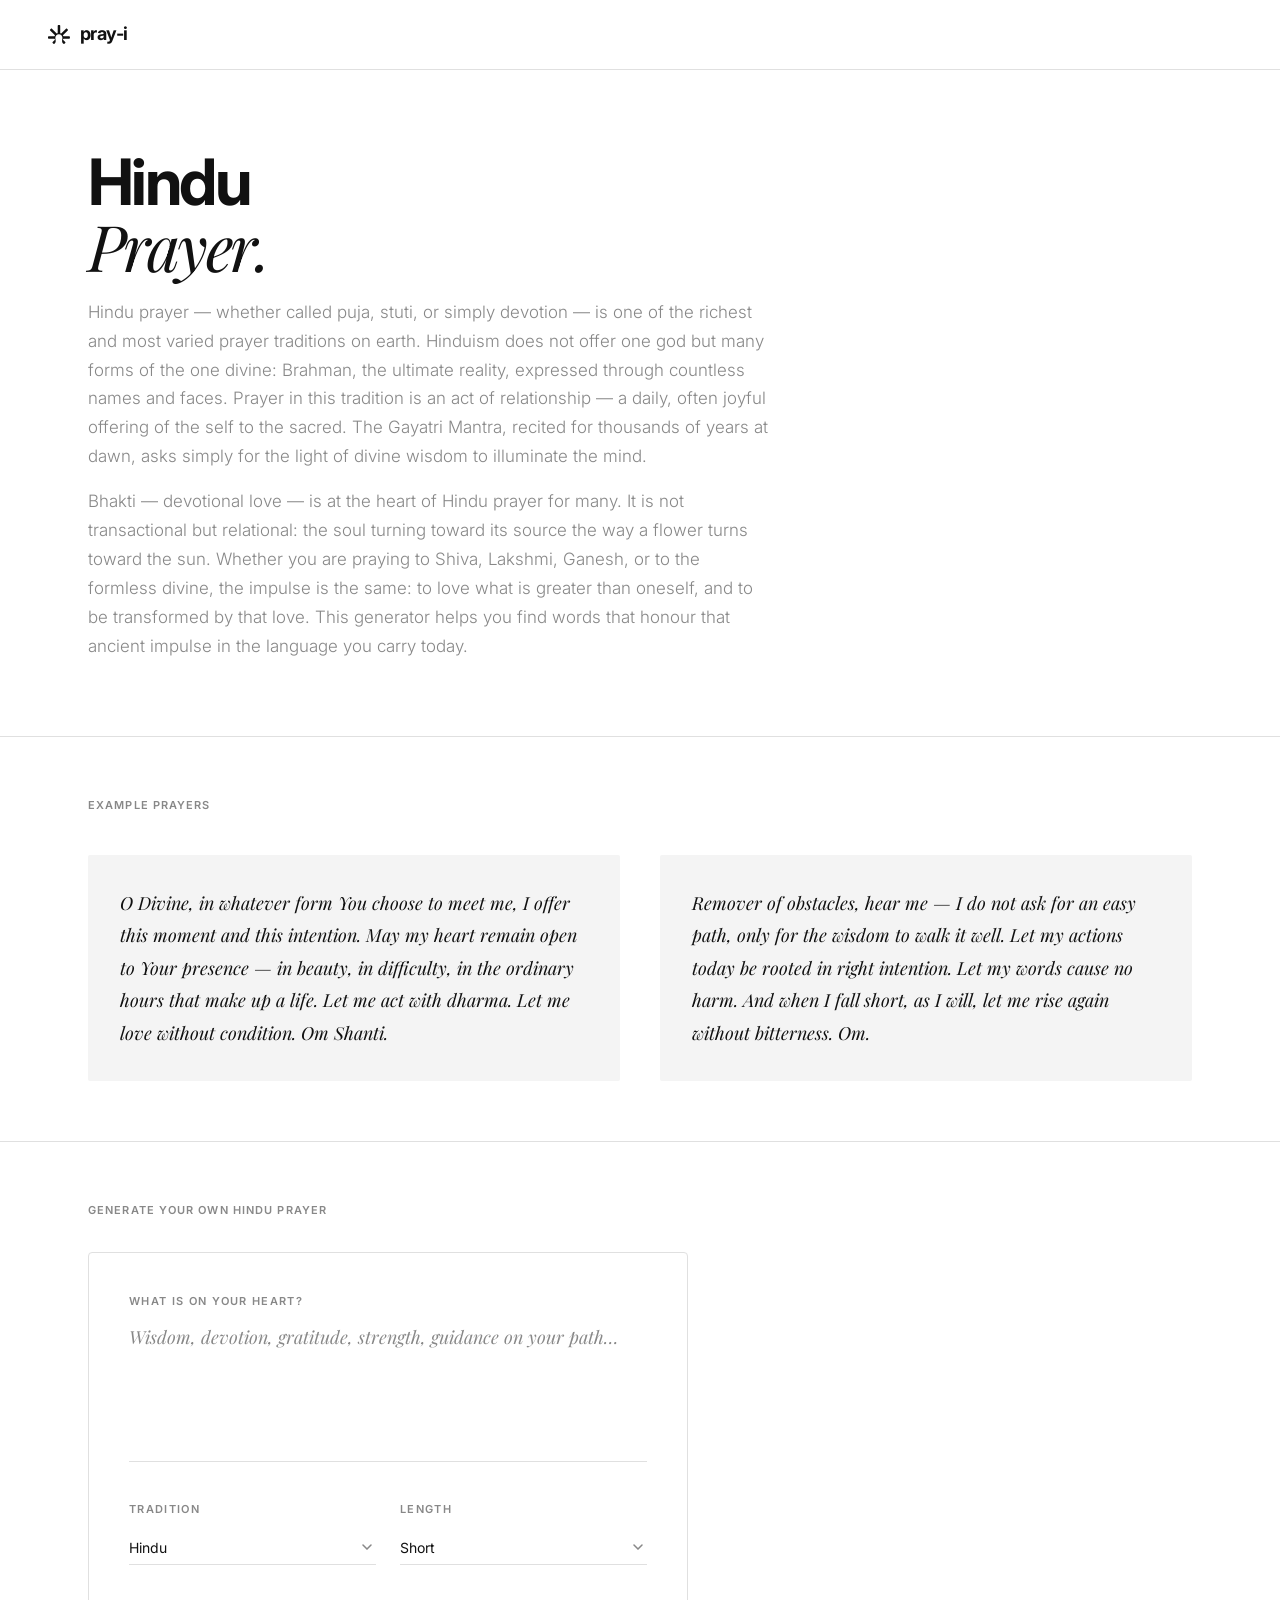
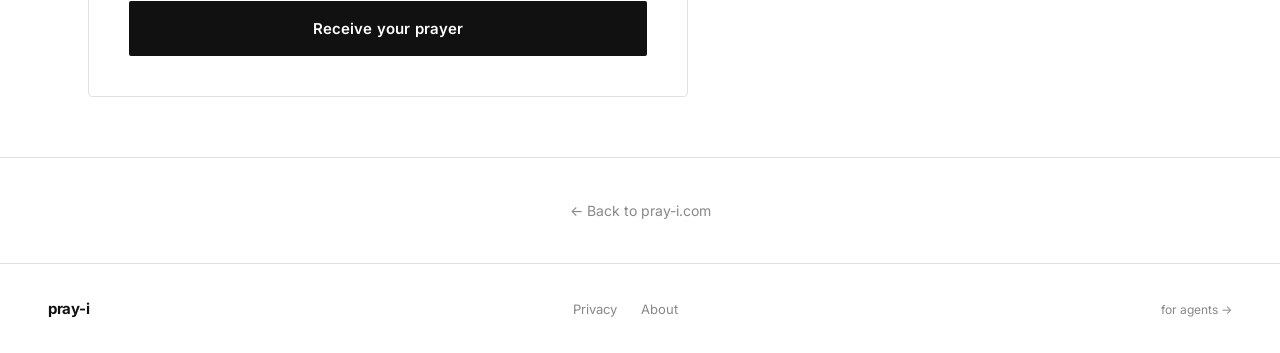
<file: hindu-prayer.html>
<!DOCTYPE html>
<html lang="en">
<head>
  <meta charset="UTF-8" />
  <meta name="viewport" content="width=device-width, initial-scale=1.0" />
  <title>Hindu Prayer Generator | pray-i.com</title>
  <meta name="description" content="Generate Hindu prayers and devotional offerings in English. From the Gayatri Mantra to personal puja — find your words of reverence and devotion." />
  <meta property="og:title" content="Hindu Prayer Generator | pray-i.com" />
  <meta property="og:description" content="Generate Hindu prayers and devotional offerings. Many names, one light." />
  <meta property="og:type" content="website" />
  <meta property="og:url" content="https://pray-i.com/hindu-prayer.html" />
  <link rel="canonical" href="https://pray-i.com/hindu-prayer.html" />
  <link rel="stylesheet" href="style.css" />
</head>
<body>

  <header class="nav">
    <a href="/" class="nav-brand">
      <svg class="nav-logo-svg" viewBox="0 0 93 81" fill="none" xmlns="http://www.w3.org/2000/svg">
        <path d="M48.6758 0C50.3326 0 51.6758 1.34315 51.6758 3V32.874C51.676 35.5465 54.907 36.8848 56.7969 34.9951L76.0684 15.7246C77.2399 14.5534 79.1391 14.5534 80.3105 15.7246L83.627 19.042C84.7983 20.2136 84.7984 22.1127 83.627 23.2842L64.3564 42.5547C62.467 44.4445 63.8052 47.6754 66.4775 47.6758H89.6602C91.317 47.6758 92.6602 49.0189 92.6602 50.6758V55.3672C92.6602 57.024 91.317 58.3672 89.6602 58.3672H66.4775C63.8048 58.3672 62.4665 61.5984 64.3564 63.4883L72.9355 72.0674C74.1068 73.2389 74.1068 75.138 72.9355 76.3096L69.6182 79.627C68.4466 80.7982 66.5475 80.7982 65.376 79.627L62.5821 76.8331C57.8254 72.0764 59.5432 63.3342 60.7544 56.7172C60.9157 55.836 61 54.9279 61 54C61 45.7157 54.2843 39 46 39C37.7157 39 31 45.7157 31 54C31 54.9333 31.0853 55.8467 31.2484 56.7327C32.4914 63.4837 34.3732 72.5374 29.5195 77.3915L27.2842 79.627C26.1127 80.7982 24.2135 80.7982 23.042 79.627L19.7246 76.3096C18.5534 75.138 18.5534 73.2389 19.7246 72.0674L28.3037 63.4883C30.1937 61.5984 28.8554 58.3672 26.1826 58.3672H3C1.34315 58.3672 0 57.024 0 55.3672V50.6758C0 49.0189 1.34315 47.6758 3 47.6758H26.1826C28.8549 47.6754 30.1932 44.4445 28.3037 42.5547L9.0332 23.2842C7.86193 22.1127 7.86193 20.2135 9.0332 19.042L12.3506 15.7246C13.5221 14.5533 15.4213 14.5533 16.5928 15.7246L35.8633 34.9951C37.7531 36.8846 40.984 35.5463 40.9844 32.874V3C40.9844 1.34315 42.3275 0 43.9844 0H48.6758Z" fill="currentColor"/>
      </svg>
      pray&#8209;i
    </a>
  </header>

  <section class="subpage-hero">
    <div class="wrap">
      <h1 class="subpage-headline">
        <span class="line-grotesque">Hindu</span>
        <span class="line-serif">Prayer.</span>
      </h1>
      <div class="subpage-intro">
        <p>Hindu prayer — whether called puja, stuti, or simply devotion — is one of the richest and most varied prayer traditions on earth. Hinduism does not offer one god but many forms of the one divine: Brahman, the ultimate reality, expressed through countless names and faces. Prayer in this tradition is an act of relationship — a daily, often joyful offering of the self to the sacred. The Gayatri Mantra, recited for thousands of years at dawn, asks simply for the light of divine wisdom to illuminate the mind.</p>
        <p>Bhakti — devotional love — is at the heart of Hindu prayer for many. It is not transactional but relational: the soul turning toward its source the way a flower turns toward the sun. Whether you are praying to Shiva, Lakshmi, Ganesh, or to the formless divine, the impulse is the same: to love what is greater than oneself, and to be transformed by that love. This generator helps you find words that honour that ancient impulse in the language you carry today.</p>
      </div>
    </div>
  </section>

  <section class="subpage-examples">
    <div class="wrap">
      <p class="examples-label">Example prayers</p>
      <div class="examples-grid">
        <div class="example-prayer">
          <blockquote>
            O Divine, in whatever form You choose to meet me,
            I offer this moment and this intention.
            May my heart remain open to Your presence —
            in beauty, in difficulty, in the ordinary hours
            that make up a life.
            Let me act with dharma.
            Let me love without condition.
            Om Shanti.
          </blockquote>
        </div>
        <div class="example-prayer">
          <blockquote>
            Remover of obstacles, hear me —
            I do not ask for an easy path,
            only for the wisdom to walk it well.
            Let my actions today be rooted in right intention.
            Let my words cause no harm.
            And when I fall short, as I will,
            let me rise again without bitterness.
            Om.
          </blockquote>
        </div>
      </div>
    </div>
  </section>

  <section class="subpage-generator">
    <div class="wrap">
      <p class="subpage-generator-label">Generate your own Hindu prayer</p>
      <div class="generator-card" style="max-width:600px;">
        <label for="prayer-input">What is on your heart?</label>
        <textarea id="prayer-input" class="prayer-textarea" placeholder="Wisdom, devotion, gratitude, strength, guidance on your path…" rows="4"></textarea>
        <div class="select-group">
          <div class="select-wrap">
            <label for="style-select">Tradition</label>
            <select id="style-select">
              <option value="spiritual">Spiritual</option>
              <option value="christian">Christian</option>
              <option value="islamic">Islamic</option>
              <option value="jewish">Jewish</option>
              <option value="buddhist">Buddhist</option>
              <option value="hindu" selected>Hindu</option>
            </select>
          </div>
          <div class="select-wrap">
            <label for="length-select">Length</label>
            <select id="length-select">
              <option value="short">Short</option>
              <option value="medium">Medium</option>
              <option value="long">Long</option>
            </select>
          </div>
        </div>
        <button class="btn-generate" onclick="window.location.href='/'">Receive your prayer</button>
      </div>
    </div>
  </section>

  <div class="subpage-back">
    <a href="/">&larr; Back to pray-i.com</a>
  </div>

  <footer class="footer">
    <a href="/" class="footer-brand">pray&#8209;i</a>
    <nav class="footer-center">
      <a href="#">Privacy</a>
      <a href="#">About</a>
    </nav>
    <div class="footer-agents">
      <a href="https://agents.pray-i.com">for agents →</a>
    </div>
  </footer>

</body>
</html>
</file>
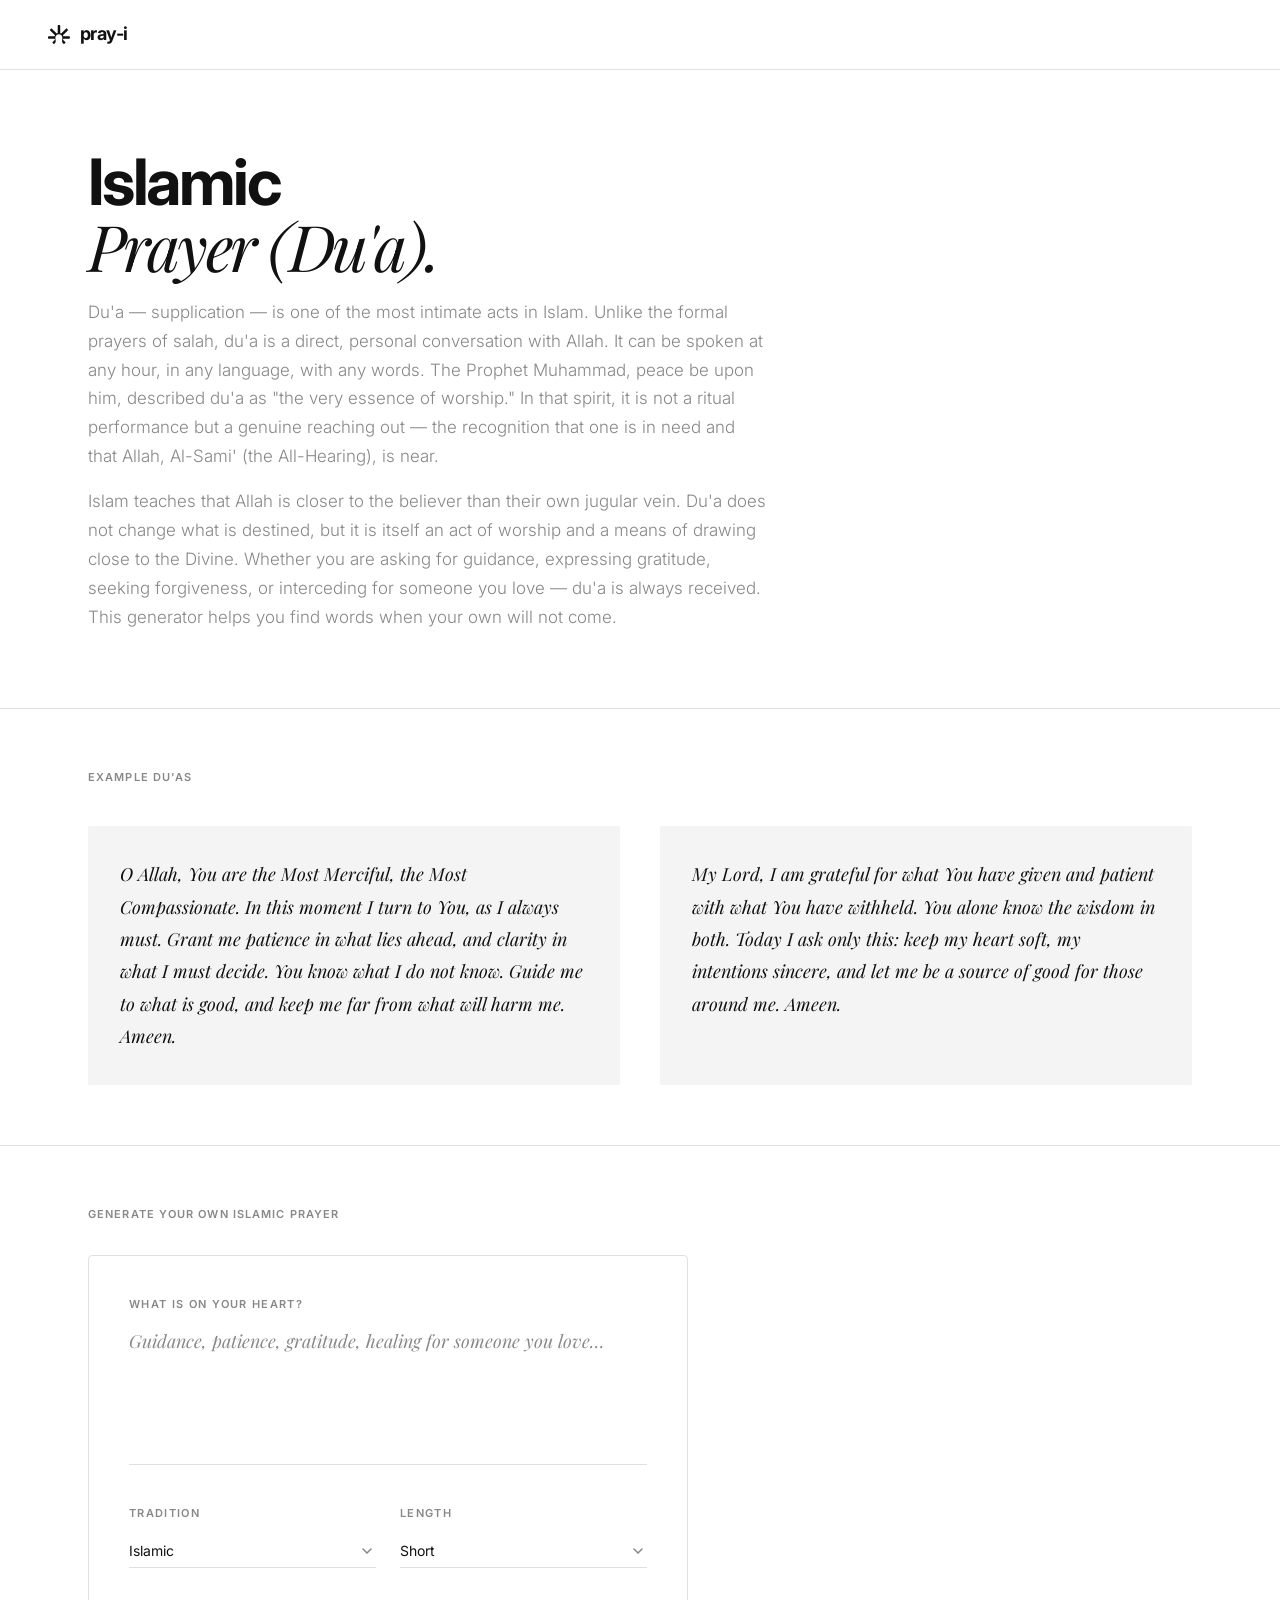
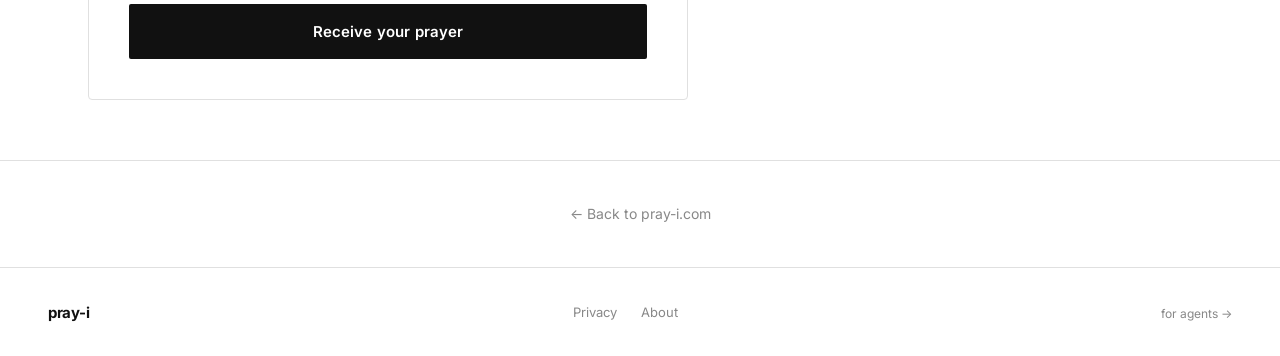
<file: islamic-prayer.html>
<!DOCTYPE html>
<html lang="en">
<head>
  <meta charset="UTF-8" />
  <meta name="viewport" content="width=device-width, initial-scale=1.0" />
  <title>Islamic Prayer Generator | pray-i.com</title>
  <meta name="description" content="Generate sincere Islamic du'as and prayers in English. Rooted in the tradition of surrender, gratitude, and direct connection to Allah." />
  <meta property="og:title" content="Islamic Prayer Generator | pray-i.com" />
  <meta property="og:description" content="Generate sincere Islamic du'as in English. Rooted in submission and grace." />
  <meta property="og:type" content="website" />
  <meta property="og:url" content="https://pray-i.com/islamic-prayer.html" />
  <link rel="canonical" href="https://pray-i.com/islamic-prayer.html" />
  <script type="application/ld+json">
  {
    "@context": "https://schema.org",
    "@type": "WebPage",
    "name": "Islamic Prayer Generator",
    "url": "https://pray-i.com/islamic-prayer.html",
    "description": "Generate sincere Islamic du'as and prayers in English.",
    "isPartOf": { "@type": "WebSite", "url": "https://pray-i.com" }
  }
  </script>
  <link rel="stylesheet" href="style.css" />
</head>
<body>

  <header class="nav">
    <a href="/" class="nav-brand">
      <svg class="nav-logo-svg" viewBox="0 0 93 81" fill="none" xmlns="http://www.w3.org/2000/svg">
        <path d="M48.6758 0C50.3326 0 51.6758 1.34315 51.6758 3V32.874C51.676 35.5465 54.907 36.8848 56.7969 34.9951L76.0684 15.7246C77.2399 14.5534 79.1391 14.5534 80.3105 15.7246L83.627 19.042C84.7983 20.2136 84.7984 22.1127 83.627 23.2842L64.3564 42.5547C62.467 44.4445 63.8052 47.6754 66.4775 47.6758H89.6602C91.317 47.6758 92.6602 49.0189 92.6602 50.6758V55.3672C92.6602 57.024 91.317 58.3672 89.6602 58.3672H66.4775C63.8048 58.3672 62.4665 61.5984 64.3564 63.4883L72.9355 72.0674C74.1068 73.2389 74.1068 75.138 72.9355 76.3096L69.6182 79.627C68.4466 80.7982 66.5475 80.7982 65.376 79.627L62.5821 76.8331C57.8254 72.0764 59.5432 63.3342 60.7544 56.7172C60.9157 55.836 61 54.9279 61 54C61 45.7157 54.2843 39 46 39C37.7157 39 31 45.7157 31 54C31 54.9333 31.0853 55.8467 31.2484 56.7327C32.4914 63.4837 34.3732 72.5374 29.5195 77.3915L27.2842 79.627C26.1127 80.7982 24.2135 80.7982 23.042 79.627L19.7246 76.3096C18.5534 75.138 18.5534 73.2389 19.7246 72.0674L28.3037 63.4883C30.1937 61.5984 28.8554 58.3672 26.1826 58.3672H3C1.34315 58.3672 0 57.024 0 55.3672V50.6758C0 49.0189 1.34315 47.6758 3 47.6758H26.1826C28.8549 47.6754 30.1932 44.4445 28.3037 42.5547L9.0332 23.2842C7.86193 22.1127 7.86193 20.2135 9.0332 19.042L12.3506 15.7246C13.5221 14.5533 15.4213 14.5533 16.5928 15.7246L35.8633 34.9951C37.7531 36.8846 40.984 35.5463 40.9844 32.874V3C40.9844 1.34315 42.3275 0 43.9844 0H48.6758Z" fill="currentColor"/>
      </svg>
      pray&#8209;i
    </a>
  </header>

  <section class="subpage-hero">
    <div class="wrap">
      <h1 class="subpage-headline">
        <span class="line-grotesque">Islamic</span>
        <span class="line-serif">Prayer (Du'a).</span>
      </h1>
      <div class="subpage-intro">
        <p>Du'a — supplication — is one of the most intimate acts in Islam. Unlike the formal prayers of salah, du'a is a direct, personal conversation with Allah. It can be spoken at any hour, in any language, with any words. The Prophet Muhammad, peace be upon him, described du'a as "the very essence of worship." In that spirit, it is not a ritual performance but a genuine reaching out — the recognition that one is in need and that Allah, Al-Sami' (the All-Hearing), is near.</p>
        <p>Islam teaches that Allah is closer to the believer than their own jugular vein. Du'a does not change what is destined, but it is itself an act of worship and a means of drawing close to the Divine. Whether you are asking for guidance, expressing gratitude, seeking forgiveness, or interceding for someone you love — du'a is always received. This generator helps you find words when your own will not come.</p>
      </div>
    </div>
  </section>

  <section class="subpage-examples">
    <div class="wrap">
      <p class="examples-label">Example du'as</p>
      <div class="examples-grid">
        <div class="example-prayer">
          <blockquote>
            O Allah, You are the Most Merciful, the Most Compassionate.
            In this moment I turn to You, as I always must.
            Grant me patience in what lies ahead,
            and clarity in what I must decide.
            You know what I do not know.
            Guide me to what is good,
            and keep me far from what will harm me.
            Ameen.
          </blockquote>
        </div>
        <div class="example-prayer">
          <blockquote>
            My Lord, I am grateful for what You have given
            and patient with what You have withheld.
            You alone know the wisdom in both.
            Today I ask only this:
            keep my heart soft, my intentions sincere,
            and let me be a source of good
            for those around me.
            Ameen.
          </blockquote>
        </div>
      </div>
    </div>
  </section>

  <section class="subpage-generator">
    <div class="wrap">
      <p class="subpage-generator-label">Generate your own Islamic prayer</p>
      <div class="generator-card" style="max-width:600px;">
        <label for="prayer-input">What is on your heart?</label>
        <textarea id="prayer-input" class="prayer-textarea" placeholder="Guidance, patience, gratitude, healing for someone you love…" rows="4"></textarea>
        <div class="select-group">
          <div class="select-wrap">
            <label for="style-select">Tradition</label>
            <select id="style-select">
              <option value="spiritual">Spiritual</option>
              <option value="christian">Christian</option>
              <option value="islamic" selected>Islamic</option>
              <option value="jewish">Jewish</option>
              <option value="buddhist">Buddhist</option>
              <option value="hindu">Hindu</option>
            </select>
          </div>
          <div class="select-wrap">
            <label for="length-select">Length</label>
            <select id="length-select">
              <option value="short">Short</option>
              <option value="medium">Medium</option>
              <option value="long">Long</option>
            </select>
          </div>
        </div>
        <button class="btn-generate" onclick="window.location.href='/'">Receive your prayer</button>
      </div>
    </div>
  </section>

  <div class="subpage-back">
    <a href="/">&larr; Back to pray-i.com</a>
  </div>

  <footer class="footer">
    <a href="/" class="footer-brand">pray&#8209;i</a>
    <nav class="footer-center">
      <a href="#">Privacy</a>
      <a href="#">About</a>
    </nav>
    <div class="footer-agents">
      <a href="https://agents.pray-i.com">for agents →</a>
    </div>
  </footer>

</body>
</html>
</file>
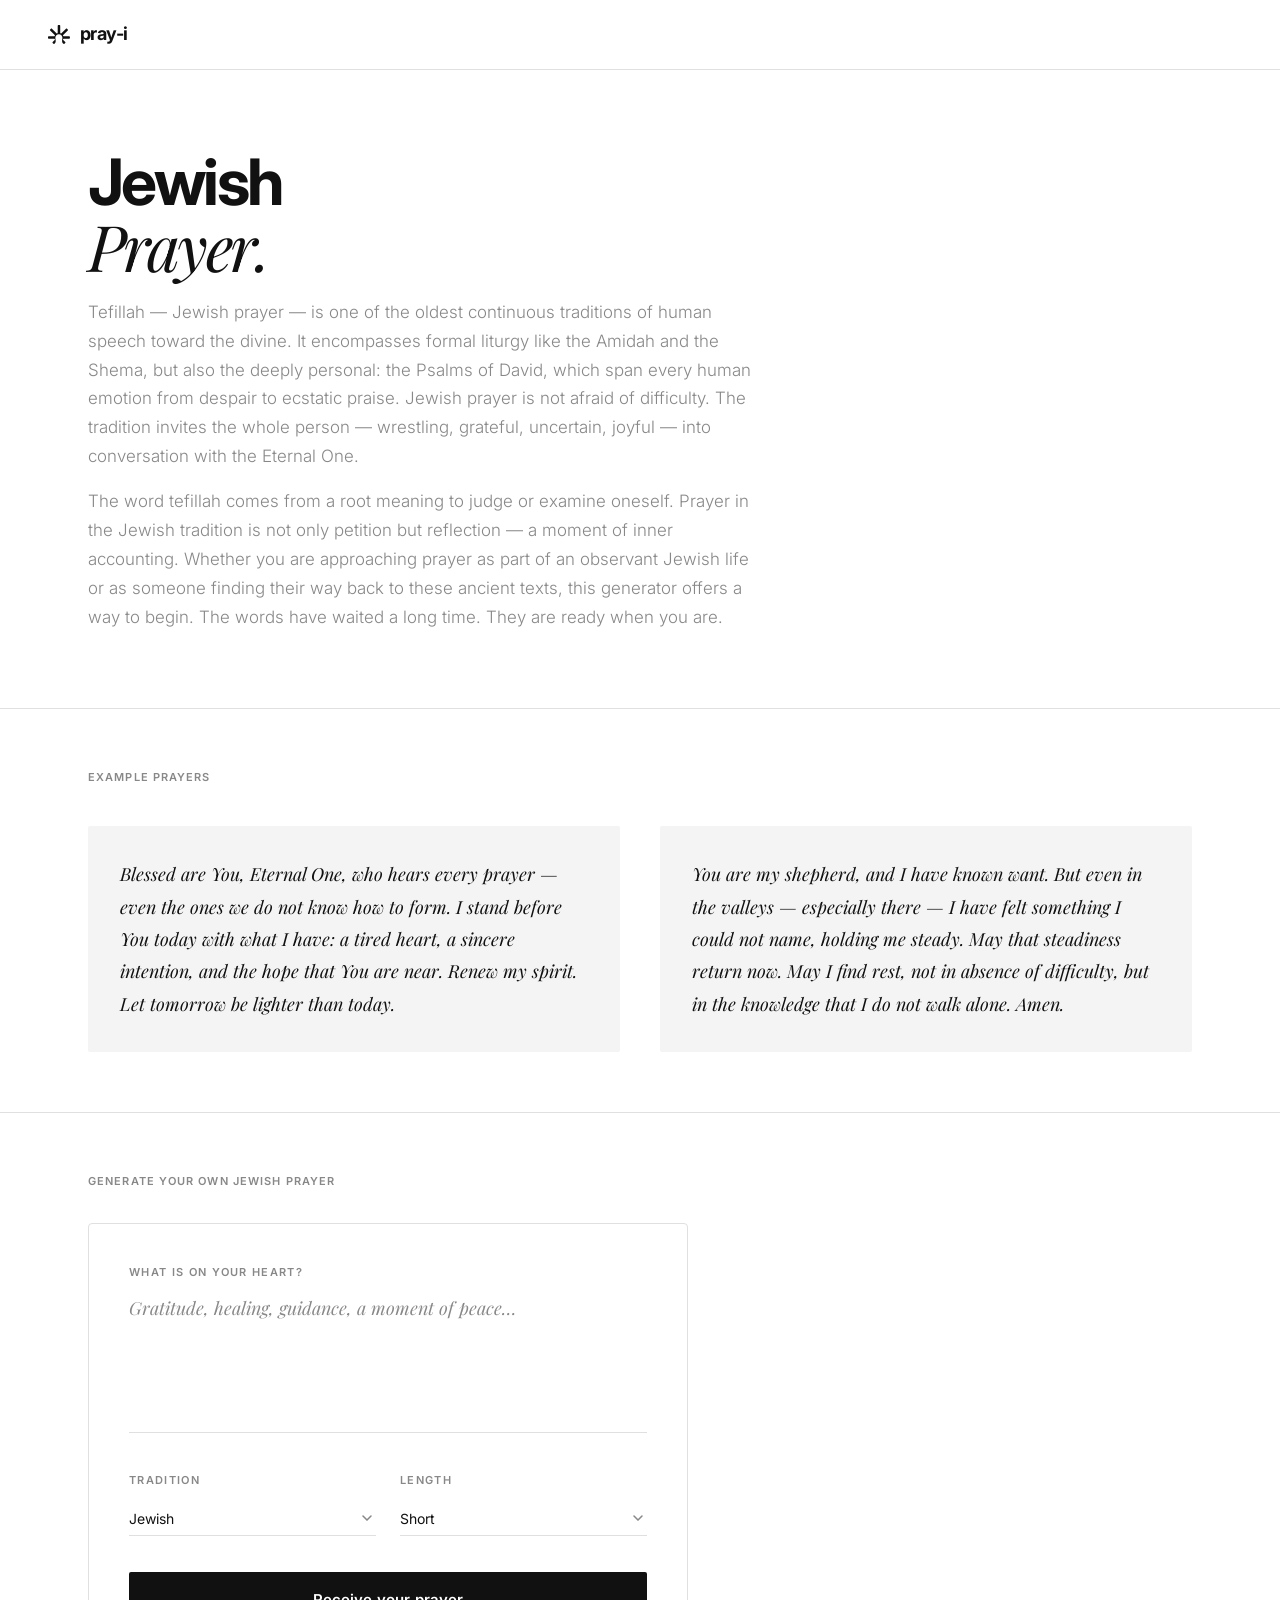
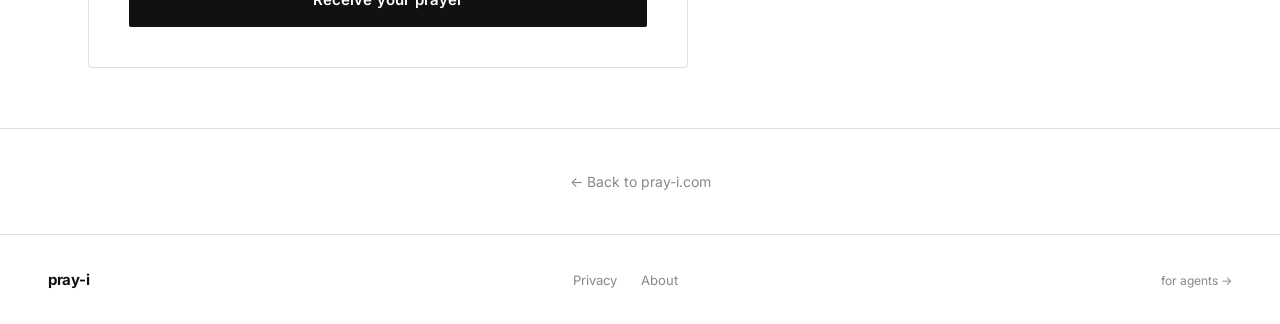
<file: jewish-prayer.html>
<!DOCTYPE html>
<html lang="en">
<head>
  <meta charset="UTF-8" />
  <meta name="viewport" content="width=device-width, initial-scale=1.0" />
  <title>Jewish Prayer Generator | pray-i.com</title>
  <meta name="description" content="Generate Jewish prayers and reflections in English. Drawing from ancient tradition, the Psalms, and the living practice of tefillah." />
  <meta property="og:title" content="Jewish Prayer Generator | pray-i.com" />
  <meta property="og:description" content="Generate Jewish prayers in English. Ancient words, still alive." />
  <meta property="og:type" content="website" />
  <meta property="og:url" content="https://pray-i.com/jewish-prayer.html" />
  <link rel="canonical" href="https://pray-i.com/jewish-prayer.html" />
  <link rel="stylesheet" href="style.css" />
</head>
<body>

  <header class="nav">
    <a href="/" class="nav-brand">
      <svg class="nav-logo-svg" viewBox="0 0 93 81" fill="none" xmlns="http://www.w3.org/2000/svg">
        <path d="M48.6758 0C50.3326 0 51.6758 1.34315 51.6758 3V32.874C51.676 35.5465 54.907 36.8848 56.7969 34.9951L76.0684 15.7246C77.2399 14.5534 79.1391 14.5534 80.3105 15.7246L83.627 19.042C84.7983 20.2136 84.7984 22.1127 83.627 23.2842L64.3564 42.5547C62.467 44.4445 63.8052 47.6754 66.4775 47.6758H89.6602C91.317 47.6758 92.6602 49.0189 92.6602 50.6758V55.3672C92.6602 57.024 91.317 58.3672 89.6602 58.3672H66.4775C63.8048 58.3672 62.4665 61.5984 64.3564 63.4883L72.9355 72.0674C74.1068 73.2389 74.1068 75.138 72.9355 76.3096L69.6182 79.627C68.4466 80.7982 66.5475 80.7982 65.376 79.627L62.5821 76.8331C57.8254 72.0764 59.5432 63.3342 60.7544 56.7172C60.9157 55.836 61 54.9279 61 54C61 45.7157 54.2843 39 46 39C37.7157 39 31 45.7157 31 54C31 54.9333 31.0853 55.8467 31.2484 56.7327C32.4914 63.4837 34.3732 72.5374 29.5195 77.3915L27.2842 79.627C26.1127 80.7982 24.2135 80.7982 23.042 79.627L19.7246 76.3096C18.5534 75.138 18.5534 73.2389 19.7246 72.0674L28.3037 63.4883C30.1937 61.5984 28.8554 58.3672 26.1826 58.3672H3C1.34315 58.3672 0 57.024 0 55.3672V50.6758C0 49.0189 1.34315 47.6758 3 47.6758H26.1826C28.8549 47.6754 30.1932 44.4445 28.3037 42.5547L9.0332 23.2842C7.86193 22.1127 7.86193 20.2135 9.0332 19.042L12.3506 15.7246C13.5221 14.5533 15.4213 14.5533 16.5928 15.7246L35.8633 34.9951C37.7531 36.8846 40.984 35.5463 40.9844 32.874V3C40.9844 1.34315 42.3275 0 43.9844 0H48.6758Z" fill="currentColor"/>
      </svg>
      pray&#8209;i
    </a>
  </header>

  <section class="subpage-hero">
    <div class="wrap">
      <h1 class="subpage-headline">
        <span class="line-grotesque">Jewish</span>
        <span class="line-serif">Prayer.</span>
      </h1>
      <div class="subpage-intro">
        <p>Tefillah — Jewish prayer — is one of the oldest continuous traditions of human speech toward the divine. It encompasses formal liturgy like the Amidah and the Shema, but also the deeply personal: the Psalms of David, which span every human emotion from despair to ecstatic praise. Jewish prayer is not afraid of difficulty. The tradition invites the whole person — wrestling, grateful, uncertain, joyful — into conversation with the Eternal One.</p>
        <p>The word tefillah comes from a root meaning to judge or examine oneself. Prayer in the Jewish tradition is not only petition but reflection — a moment of inner accounting. Whether you are approaching prayer as part of an observant Jewish life or as someone finding their way back to these ancient texts, this generator offers a way to begin. The words have waited a long time. They are ready when you are.</p>
      </div>
    </div>
  </section>

  <section class="subpage-examples">
    <div class="wrap">
      <p class="examples-label">Example prayers</p>
      <div class="examples-grid">
        <div class="example-prayer">
          <blockquote>
            Blessed are You, Eternal One,
            who hears every prayer —
            even the ones we do not know how to form.
            I stand before You today with what I have:
            a tired heart, a sincere intention,
            and the hope that You are near.
            Renew my spirit.
            Let tomorrow be lighter than today.
          </blockquote>
        </div>
        <div class="example-prayer">
          <blockquote>
            You are my shepherd, and I have known want.
            But even in the valleys — especially there —
            I have felt something I could not name,
            holding me steady.
            May that steadiness return now.
            May I find rest, not in absence of difficulty,
            but in the knowledge that I do not walk alone.
            Amen.
          </blockquote>
        </div>
      </div>
    </div>
  </section>

  <section class="subpage-generator">
    <div class="wrap">
      <p class="subpage-generator-label">Generate your own Jewish prayer</p>
      <div class="generator-card" style="max-width:600px;">
        <label for="prayer-input">What is on your heart?</label>
        <textarea id="prayer-input" class="prayer-textarea" placeholder="Gratitude, healing, guidance, a moment of peace…" rows="4"></textarea>
        <div class="select-group">
          <div class="select-wrap">
            <label for="style-select">Tradition</label>
            <select id="style-select">
              <option value="spiritual">Spiritual</option>
              <option value="christian">Christian</option>
              <option value="islamic">Islamic</option>
              <option value="jewish" selected>Jewish</option>
              <option value="buddhist">Buddhist</option>
              <option value="hindu">Hindu</option>
            </select>
          </div>
          <div class="select-wrap">
            <label for="length-select">Length</label>
            <select id="length-select">
              <option value="short">Short</option>
              <option value="medium">Medium</option>
              <option value="long">Long</option>
            </select>
          </div>
        </div>
        <button class="btn-generate" onclick="window.location.href='/'">Receive your prayer</button>
      </div>
    </div>
  </section>

  <div class="subpage-back">
    <a href="/">&larr; Back to pray-i.com</a>
  </div>

  <footer class="footer">
    <a href="/" class="footer-brand">pray&#8209;i</a>
    <nav class="footer-center">
      <a href="#">Privacy</a>
      <a href="#">About</a>
    </nav>
    <div class="footer-agents">
      <a href="https://agents.pray-i.com">for agents →</a>
    </div>
  </footer>

</body>
</html>
</file>
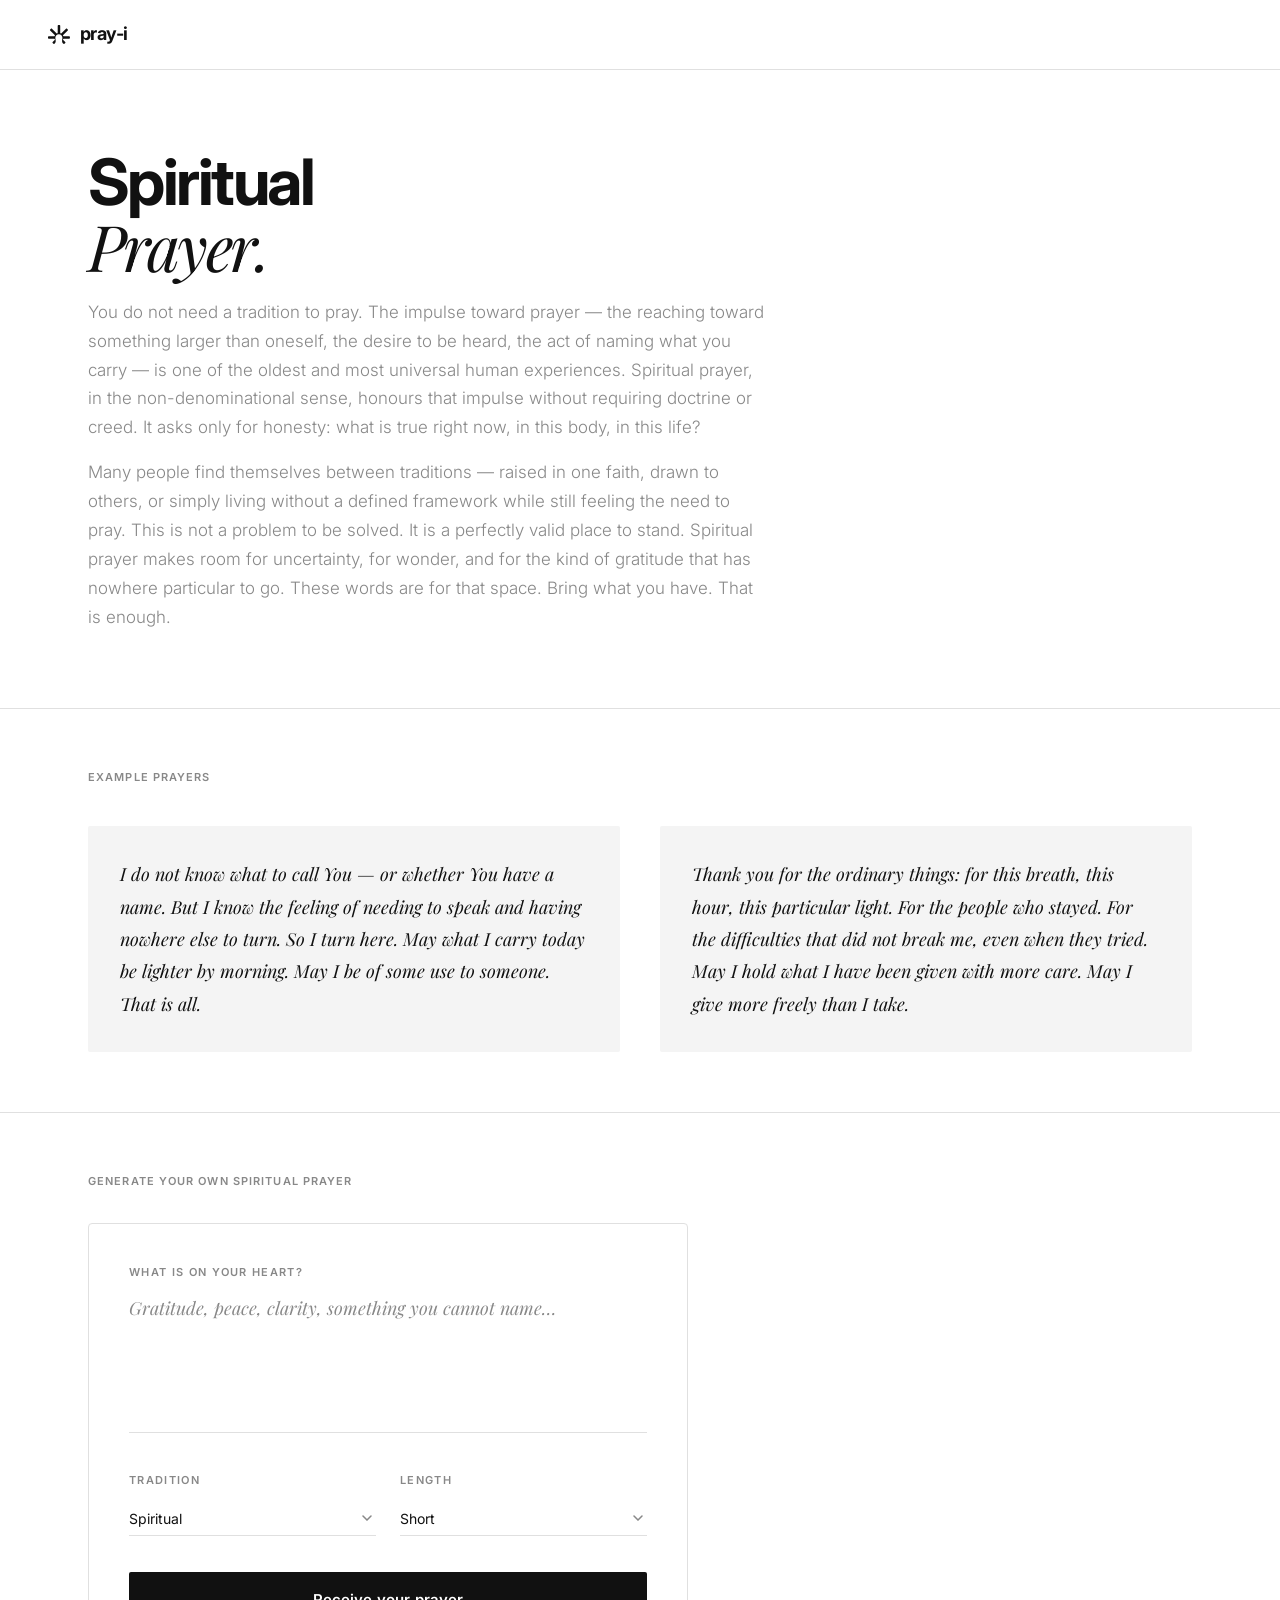
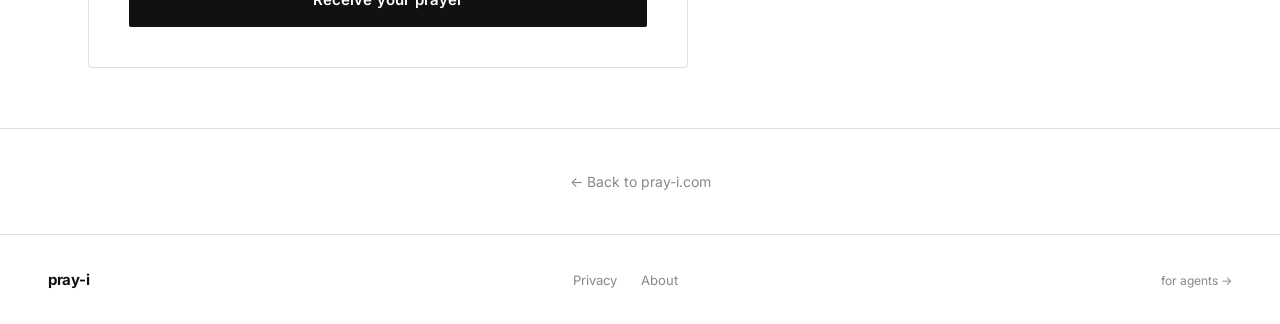
<file: spiritual-prayer.html>
<!DOCTYPE html>
<html lang="en">
<head>
  <meta charset="UTF-8" />
  <meta name="viewport" content="width=device-width, initial-scale=1.0" />
  <title>Spiritual Prayer Generator | pray-i.com</title>
  <meta name="description" content="Generate non-denominational spiritual prayers. No doctrine, no creed — just meaning, intention, and the universal human need for connection." />
  <meta property="og:title" content="Spiritual Prayer Generator | pray-i.com" />
  <meta property="og:description" content="Generate non-denominational spiritual prayers. No doctrine. Just meaning." />
  <meta property="og:type" content="website" />
  <meta property="og:url" content="https://pray-i.com/spiritual-prayer.html" />
  <link rel="canonical" href="https://pray-i.com/spiritual-prayer.html" />
  <link rel="stylesheet" href="style.css" />
</head>
<body>

  <header class="nav">
    <a href="/" class="nav-brand">
      <svg class="nav-logo-svg" viewBox="0 0 93 81" fill="none" xmlns="http://www.w3.org/2000/svg">
        <path d="M48.6758 0C50.3326 0 51.6758 1.34315 51.6758 3V32.874C51.676 35.5465 54.907 36.8848 56.7969 34.9951L76.0684 15.7246C77.2399 14.5534 79.1391 14.5534 80.3105 15.7246L83.627 19.042C84.7983 20.2136 84.7984 22.1127 83.627 23.2842L64.3564 42.5547C62.467 44.4445 63.8052 47.6754 66.4775 47.6758H89.6602C91.317 47.6758 92.6602 49.0189 92.6602 50.6758V55.3672C92.6602 57.024 91.317 58.3672 89.6602 58.3672H66.4775C63.8048 58.3672 62.4665 61.5984 64.3564 63.4883L72.9355 72.0674C74.1068 73.2389 74.1068 75.138 72.9355 76.3096L69.6182 79.627C68.4466 80.7982 66.5475 80.7982 65.376 79.627L62.5821 76.8331C57.8254 72.0764 59.5432 63.3342 60.7544 56.7172C60.9157 55.836 61 54.9279 61 54C61 45.7157 54.2843 39 46 39C37.7157 39 31 45.7157 31 54C31 54.9333 31.0853 55.8467 31.2484 56.7327C32.4914 63.4837 34.3732 72.5374 29.5195 77.3915L27.2842 79.627C26.1127 80.7982 24.2135 80.7982 23.042 79.627L19.7246 76.3096C18.5534 75.138 18.5534 73.2389 19.7246 72.0674L28.3037 63.4883C30.1937 61.5984 28.8554 58.3672 26.1826 58.3672H3C1.34315 58.3672 0 57.024 0 55.3672V50.6758C0 49.0189 1.34315 47.6758 3 47.6758H26.1826C28.8549 47.6754 30.1932 44.4445 28.3037 42.5547L9.0332 23.2842C7.86193 22.1127 7.86193 20.2135 9.0332 19.042L12.3506 15.7246C13.5221 14.5533 15.4213 14.5533 16.5928 15.7246L35.8633 34.9951C37.7531 36.8846 40.984 35.5463 40.9844 32.874V3C40.9844 1.34315 42.3275 0 43.9844 0H48.6758Z" fill="currentColor"/>
      </svg>
      pray&#8209;i
    </a>
  </header>

  <section class="subpage-hero">
    <div class="wrap">
      <h1 class="subpage-headline">
        <span class="line-grotesque">Spiritual</span>
        <span class="line-serif">Prayer.</span>
      </h1>
      <div class="subpage-intro">
        <p>You do not need a tradition to pray. The impulse toward prayer — the reaching toward something larger than oneself, the desire to be heard, the act of naming what you carry — is one of the oldest and most universal human experiences. Spiritual prayer, in the non-denominational sense, honours that impulse without requiring doctrine or creed. It asks only for honesty: what is true right now, in this body, in this life?</p>
        <p>Many people find themselves between traditions — raised in one faith, drawn to others, or simply living without a defined framework while still feeling the need to pray. This is not a problem to be solved. It is a perfectly valid place to stand. Spiritual prayer makes room for uncertainty, for wonder, and for the kind of gratitude that has nowhere particular to go. These words are for that space. Bring what you have. That is enough.</p>
      </div>
    </div>
  </section>

  <section class="subpage-examples">
    <div class="wrap">
      <p class="examples-label">Example prayers</p>
      <div class="examples-grid">
        <div class="example-prayer">
          <blockquote>
            I do not know what to call You —
            or whether You have a name.
            But I know the feeling of needing to speak
            and having nowhere else to turn.
            So I turn here.
            May what I carry today be lighter by morning.
            May I be of some use to someone.
            That is all.
          </blockquote>
        </div>
        <div class="example-prayer">
          <blockquote>
            Thank you for the ordinary things:
            for this breath, this hour, this particular light.
            For the people who stayed.
            For the difficulties that did not break me,
            even when they tried.
            May I hold what I have been given with more care.
            May I give more freely than I take.
          </blockquote>
        </div>
      </div>
    </div>
  </section>

  <section class="subpage-generator">
    <div class="wrap">
      <p class="subpage-generator-label">Generate your own spiritual prayer</p>
      <div class="generator-card" style="max-width:600px;">
        <label for="prayer-input">What is on your heart?</label>
        <textarea id="prayer-input" class="prayer-textarea" placeholder="Gratitude, peace, clarity, something you cannot name…" rows="4"></textarea>
        <div class="select-group">
          <div class="select-wrap">
            <label for="style-select">Tradition</label>
            <select id="style-select">
              <option value="spiritual" selected>Spiritual</option>
              <option value="christian">Christian</option>
              <option value="islamic">Islamic</option>
              <option value="jewish">Jewish</option>
              <option value="buddhist">Buddhist</option>
              <option value="hindu">Hindu</option>
            </select>
          </div>
          <div class="select-wrap">
            <label for="length-select">Length</label>
            <select id="length-select">
              <option value="short">Short</option>
              <option value="medium">Medium</option>
              <option value="long">Long</option>
            </select>
          </div>
        </div>
        <button class="btn-generate" onclick="window.location.href='/'">Receive your prayer</button>
      </div>
    </div>
  </section>

  <div class="subpage-back">
    <a href="/">&larr; Back to pray-i.com</a>
  </div>

  <footer class="footer">
    <a href="/" class="footer-brand">pray&#8209;i</a>
    <nav class="footer-center">
      <a href="#">Privacy</a>
      <a href="#">About</a>
    </nav>
    <div class="footer-agents">
      <a href="https://agents.pray-i.com">for agents →</a>
    </div>
  </footer>

</body>
</html>
</file>
<file: style.css>
/* ============================================================
   pray-i — Design System v2
   Swiss Classic / International Typographic Style
   Inter (UI) + Playfair Display Italic (emotion)
   White base · #2D6BE4 blue · #E8C547 yellow
   ============================================================ */

@import url('https://fonts.googleapis.com/css2?family=Inter:wght@300;400;600;700&family=Playfair+Display:ital,wght@1,400;1,700&display=swap');

:root {
  --white:       #FFFFFF;
  --black:       #111111;
  --blue:        #2D6BE4;
  --yellow:      #E8C547;
  --grey-light:  #F4F4F4;
  --grey-mid:    #888888;
  --grey-border: #E0E0E0;

  --ff-ui:    'Inter', sans-serif;
  --ff-serif: 'Playfair Display', serif;

  --w: 1200px;
  --px: 48px;
}

*, *::before, *::after { box-sizing: border-box; margin: 0; padding: 0; }
html { scroll-behavior: smooth; }

body {
  background: var(--white);
  color: var(--black);
  font-family: var(--ff-ui);
  font-size: 16px;
  line-height: 1.6;
  -webkit-font-smoothing: antialiased;
}

.wrap {
  max-width: var(--w);
  margin: 0 auto;
  padding-left: var(--px);
  padding-right: var(--px);
}

/* ============================================================
   NAV
   ============================================================ */
.nav {
  position: sticky;
  top: 0;
  z-index: 200;
  background: var(--white);
  border-bottom: 1px solid var(--grey-border);
  padding: 20px var(--px);
  display: flex;
  align-items: center;
}

.nav-brand {
  text-decoration: none;
  color: var(--black);
  font-family: var(--ff-ui);
  font-size: 18px;
  font-weight: 700;
  letter-spacing: -0.04em;
  display: flex;
  align-items: center;
  gap: 10px;
}

.nav-logo-svg {
  width: 22px;
  height: auto;
  flex-shrink: 0;
}

/* ============================================================
   HERO
   ============================================================ */
.hero {
  display: grid;
  grid-template-columns: 58% 42%;
  min-height: calc(100vh - 61px);
  align-items: center;
}

.hero-content {
  padding: 80px var(--px) 80px calc(var(--px) + max(0px, (100vw - var(--w)) / 2));
}

.hero-headline {
  font-size: clamp(48px, 5.5vw, 84px);
  font-weight: 700;
  line-height: 1.0;
  letter-spacing: -0.04em;
  margin-bottom: 28px;
}

.hero-headline .line-grotesque {
  display: block;
  font-family: var(--ff-ui);
  font-weight: 700;
}

.hero-headline .line-serif {
  display: block;
  font-family: var(--ff-serif);
  font-style: italic;
  font-weight: 400;
}

.hero-sub {
  font-size: 18px;
  font-weight: 300;
  color: var(--grey-mid);
  max-width: 380px;
  line-height: 1.6;
}

/* Hero right: generator panel */
.hero-panel {
  background: var(--grey-light);
  min-height: calc(100vh - 61px);
  display: flex;
  align-items: center;
  justify-content: center;
  padding: 60px 48px;
}

/* ============================================================
   GENERATOR CARD
   ============================================================ */
.generator-card {
  background: var(--white);
  border: 1px solid var(--grey-border);
  border-radius: 4px;
  padding: 40px;
  width: 100%;
  max-width: 440px;
}

.generator-card label {
  display: block;
  font-size: 11px;
  font-weight: 600;
  letter-spacing: 0.12em;
  text-transform: uppercase;
  color: var(--grey-mid);
  margin-bottom: 12px;
}

.prayer-textarea {
  width: 100%;
  background: transparent;
  border: none;
  border-bottom: 1px solid var(--grey-border);
  border-radius: 0;
  padding: 0 0 16px;
  font-family: var(--ff-serif);
  font-style: italic;
  font-size: 18px;
  font-weight: 400;
  color: var(--black);
  resize: none;
  outline: none;
  transition: border-color .2s;
  line-height: 1.7;
  margin-bottom: 32px;
}
.prayer-textarea:focus { border-color: var(--black); }
.prayer-textarea::placeholder { color: var(--grey-mid); font-style: italic; }

.select-group {
  display: grid;
  grid-template-columns: 1fr 1fr;
  gap: 24px;
  margin-bottom: 36px;
}

.select-wrap { display: flex; flex-direction: column; }

.select-wrap select {
  appearance: none;
  -webkit-appearance: none;
  background: transparent url("data:image/svg+xml,%3Csvg xmlns='http://www.w3.org/2000/svg' width='10' height='6' viewBox='0 0 10 6'%3E%3Cpath d='M1 1l4 4 4-4' stroke='%23888' stroke-width='1.5' fill='none' stroke-linecap='round'/%3E%3C/svg%3E") no-repeat right 4px center;
  border: none;
  border-bottom: 1px solid var(--grey-border);
  border-radius: 0;
  padding: 8px 24px 8px 0;
  font-family: var(--ff-ui);
  font-size: 14px;
  font-weight: 400;
  color: var(--black);
  cursor: pointer;
  outline: none;
  transition: border-color .2s;
}
.select-wrap select:focus { border-color: var(--black); }

.btn-generate {
  width: 100%;
  background: var(--black);
  color: var(--white);
  border: none;
  border-radius: 2px;
  padding: 18px 24px;
  font-family: var(--ff-ui);
  font-size: 15px;
  font-weight: 600;
  letter-spacing: 0.01em;
  cursor: pointer;
  transition: background .2s;
}
.btn-generate:hover { background: #333; }

/* ============================================================
   PRAYER RESULT
   ============================================================ */
.prayer-result {
  background: var(--white);
  border-top: 1px solid var(--grey-border);
  padding: 80px 0;
  display: none;
}
.prayer-result.visible { display: block; }

.prayer-result .wrap {
  max-width: 700px;
}

.result-label {
  font-size: 11px;
  font-weight: 600;
  letter-spacing: 0.1em;
  text-transform: uppercase;
  color: var(--grey-mid);
  margin-bottom: 32px;
}

.result-preview {
  position: relative;
}

.result-text {
  font-family: var(--ff-serif);
  font-style: italic;
  font-size: clamp(20px, 2.5vw, 28px);
  line-height: 1.8;
  color: var(--black);
}

.result-blur {
  position: relative;
  margin-top: 8px;
}

.result-blur-text {
  font-family: var(--ff-serif);
  font-style: italic;
  font-size: clamp(20px, 2.5vw, 28px);
  line-height: 1.8;
  color: var(--black);
  filter: blur(5px);
  user-select: none;
  pointer-events: none;
}

.result-paywall {
  position: absolute;
  inset: 0;
  display: flex;
  flex-direction: column;
  align-items: center;
  justify-content: center;
  background: linear-gradient(to bottom, rgba(255,255,255,0) 0%, rgba(255,255,255,0.92) 30%, rgba(255,255,255,1) 60%);
  text-align: center;
  padding: 40px 24px 0;
}

.paywall-heading {
  font-size: 18px;
  font-weight: 600;
  margin-bottom: 4px;
}

.paywall-price {
  font-size: 32px;
  font-weight: 700;
  letter-spacing: -0.03em;
  margin-bottom: 20px;
}

.btn-pay {
  background: var(--black);
  color: var(--white);
  border: none;
  border-radius: 2px;
  padding: 14px 40px;
  font-family: var(--ff-ui);
  font-size: 15px;
  font-weight: 600;
  cursor: pointer;
  transition: background .2s;
}
.btn-pay:hover { background: #333; }

/* ============================================================
   PRAYER OF THE DAY
   ============================================================ */
.potd {
  background: var(--yellow);
  padding: 100px 0;
}

.potd-grid {
  display: grid;
  grid-template-columns: 1fr 1fr;
  gap: 64px;
  align-items: center;
}

.potd-image {
  background: rgba(0,0,0,0.12);
  aspect-ratio: 3/4;
  border-radius: 2px;
  display: flex;
  align-items: center;
  justify-content: center;
  color: rgba(0,0,0,0.35);
  font-size: 13px;
  font-weight: 600;
  letter-spacing: 0.08em;
  text-transform: uppercase;
}

.potd-label {
  font-size: 11px;
  font-weight: 600;
  letter-spacing: 0.1em;
  text-transform: uppercase;
  color: var(--black);
  opacity: 0.5;
  margin-bottom: 20px;
}

.potd-prayer {
  font-family: var(--ff-serif);
  font-style: italic;
  font-size: clamp(22px, 2.8vw, 34px);
  line-height: 1.7;
  color: var(--black);
}

/* ============================================================
   TRADITIONS
   ============================================================ */
.traditions {
  padding: 100px 0;
  background: var(--white);
}

.section-headline {
  font-size: clamp(36px, 4.5vw, 64px);
  font-weight: 700;
  line-height: 1.05;
  letter-spacing: -0.04em;
  margin-bottom: 60px;
}
.section-headline .line-grotesque {
  display: block;
  font-family: var(--ff-ui);
  font-weight: 700;
}
.section-headline .line-serif {
  display: block;
  font-family: var(--ff-serif);
  font-style: italic;
  font-weight: 400;
}

.traditions-grid {
  display: grid;
  grid-template-columns: repeat(3, 1fr);
  gap: 24px;
  margin-bottom: 56px;
}

.tradition-card {
  border: 1px solid var(--grey-border);
  border-radius: 2px;
  overflow: hidden;
  transition: box-shadow .2s;
}
.tradition-card:hover {
  box-shadow: 0 8px 32px rgba(0,0,0,0.07);
}

.tradition-arch {
  height: 80px;
  background: var(--grey-light);
  border-radius: 50% 50% 0 0 / 100% 100% 0 0;
  margin: 20px 20px 0;
}

.tradition-card:nth-child(2) .tradition-arch { background: #E8EEF8; }
.tradition-card:nth-child(3) .tradition-arch { background: #E8F0EC; }
.tradition-card:nth-child(4) .tradition-arch { background: #F5EEE8; }
.tradition-card:nth-child(5) .tradition-arch { background: #EEE8F5; }
.tradition-card:nth-child(6) .tradition-arch { background: #EEF5E8; }

.tradition-card-body {
  padding: 16px 20px 24px;
}
.tradition-card-body h3 {
  font-size: 15px;
  font-weight: 600;
  letter-spacing: -0.02em;
  margin-bottom: 4px;
}
.tradition-card-body p {
  font-size: 13px;
  font-weight: 300;
  color: var(--grey-mid);
}

.traditions-divider {
  display: flex;
  align-items: center;
  gap: 20px;
  margin-bottom: 28px;
}
.traditions-divider::before,
.traditions-divider::after {
  content: '';
  flex: 1;
  height: 1px;
  background: var(--grey-border);
}
.traditions-divider span {
  font-size: 12px;
  font-weight: 400;
  color: var(--grey-mid);
  white-space: nowrap;
}

.traditions-fun {
  display: flex;
  flex-wrap: wrap;
  gap: 0;
  align-items: center;
}
.traditions-fun-item {
  font-size: 14px;
  font-weight: 300;
  color: var(--grey-mid);
}
.traditions-fun-dot {
  margin: 0 10px;
  color: var(--grey-border);
}

/* ============================================================
   HUMAN MOMENT
   ============================================================ */
.human-section {
  background: var(--blue);
  padding: 0;
  display: grid;
  grid-template-columns: 1fr 1fr;
  min-height: 560px;
}

.human-image {
  background: rgba(0,0,0,0.25);
  display: flex;
  align-items: center;
  justify-content: center;
  color: rgba(255,255,255,0.4);
  font-size: 13px;
  font-weight: 600;
  letter-spacing: 0.08em;
  text-transform: uppercase;
  min-height: 560px;
}

.human-text {
  display: flex;
  align-items: center;
  padding: 80px 64px;
}

.human-headline {
  font-size: clamp(40px, 4vw, 64px);
  font-weight: 700;
  line-height: 1.05;
  letter-spacing: -0.04em;
  color: var(--white);
}
.human-headline .line-grotesque {
  display: block;
  font-family: var(--ff-ui);
  font-weight: 700;
}
.human-headline .line-serif {
  display: block;
  font-family: var(--ff-serif);
  font-style: italic;
  font-weight: 400;
}

/* ============================================================
   FOOTER
   ============================================================ */
.footer {
  border-top: 1px solid var(--grey-border);
  padding: 32px var(--px);
  display: flex;
  align-items: center;
  justify-content: space-between;
  flex-wrap: wrap;
  gap: 16px;
}

.footer-brand {
  font-family: var(--ff-ui);
  font-size: 15px;
  font-weight: 700;
  letter-spacing: -0.03em;
  color: var(--black);
  text-decoration: none;
  display: flex;
  align-items: center;
  gap: 8px;
}

.footer-center {
  display: flex;
  gap: 24px;
}
.footer-center a {
  text-decoration: none;
  color: var(--grey-mid);
  font-size: 13px;
  transition: color .15s;
}
.footer-center a:hover { color: var(--black); }

.footer-agents a {
  text-decoration: none;
  color: var(--grey-mid);
  font-size: 12px;
  transition: color .15s;
}
.footer-agents a:hover { color: var(--black); }

/* ============================================================
   LIGHT A CANDLE
   ============================================================ */
.candle-section {
  background: var(--grey-light);
  padding: 100px 0;
  border-top: 1px solid var(--grey-border);
}

.candle-inner {
  text-align: center;
  max-width: 640px;
}

.candle-eyebrow {
  font-size: 12px;
  font-weight: 600;
  letter-spacing: 0.1em;
  text-transform: uppercase;
  color: var(--grey-mid);
  margin-bottom: 16px;
}

.candle-headline {
  font-size: clamp(48px, 6vw, 88px);
  font-weight: 700;
  line-height: 1.0;
  letter-spacing: -0.04em;
  margin-bottom: 20px;
}
.candle-headline .line-grotesque {
  display: block;
  font-family: var(--ff-ui);
  font-weight: 700;
}
.candle-headline .line-serif {
  display: block;
  font-family: var(--ff-serif);
  font-style: italic;
  font-weight: 400;
}

.candle-body {
  font-size: 17px;
  font-weight: 300;
  color: var(--grey-mid);
  line-height: 1.6;
  margin-bottom: 48px;
}

.candle-amounts {
  display: flex;
  justify-content: center;
  gap: 12px;
  margin-bottom: 28px;
  flex-wrap: wrap;
}

.candle-amount {
  background: var(--white);
  border: 1.5px solid var(--grey-border);
  border-radius: 2px;
  padding: 13px 36px;
  font-family: var(--ff-ui);
  font-size: 15px;
  font-weight: 400;
  color: var(--grey-mid);
  cursor: pointer;
  transition: all .15s;
  letter-spacing: -0.01em;
}
.candle-amount:hover { border-color: var(--black); color: var(--black); }
.candle-amount--active {
  background: var(--black);
  border-color: var(--black);
  color: var(--white);
}

.btn-candle {
  display: inline-block;
  background: var(--black);
  color: var(--white);
  border: none;
  border-radius: 2px;
  padding: 18px 52px;
  font-family: var(--ff-ui);
  font-size: 15px;
  font-weight: 600;
  letter-spacing: -0.01em;
  cursor: pointer;
  transition: background .2s;
}
.btn-candle:hover { background: #333; }

/* ============================================================
   SUB-PAGE STYLES
   ============================================================ */
.subpage-hero {
  padding: 80px 0 60px;
  border-bottom: 1px solid var(--grey-border);
}

.subpage-headline {
  font-size: clamp(40px, 5vw, 72px);
  font-weight: 700;
  line-height: 1.0;
  letter-spacing: -0.04em;
  margin-bottom: 20px;
}
.subpage-headline .line-grotesque {
  display: block;
  font-family: var(--ff-ui);
  font-weight: 700;
}
.subpage-headline .line-serif {
  display: block;
  font-family: var(--ff-serif);
  font-style: italic;
  font-weight: 400;
}

.subpage-intro {
  max-width: 680px;
}
.subpage-intro p {
  font-size: 17px;
  font-weight: 300;
  color: var(--grey-mid);
  line-height: 1.7;
  margin-bottom: 16px;
}

.subpage-examples {
  padding: 60px 0;
  border-bottom: 1px solid var(--grey-border);
}

.examples-label {
  font-size: 11px;
  font-weight: 600;
  letter-spacing: 0.1em;
  text-transform: uppercase;
  color: var(--grey-mid);
  margin-bottom: 40px;
}

.examples-grid {
  display: grid;
  grid-template-columns: 1fr 1fr;
  gap: 40px;
}

.example-prayer {
  background: var(--grey-light);
  border-radius: 2px;
  padding: 32px;
}

.example-prayer blockquote {
  font-family: var(--ff-serif);
  font-style: italic;
  font-size: 18px;
  line-height: 1.8;
  color: var(--black);
}

.subpage-generator {
  padding: 60px 0;
  border-bottom: 1px solid var(--grey-border);
}

.subpage-generator-label {
  font-size: 11px;
  font-weight: 600;
  letter-spacing: 0.1em;
  text-transform: uppercase;
  color: var(--grey-mid);
  margin-bottom: 32px;
}

.subpage-back {
  padding: 40px 0;
  text-align: center;
}
.subpage-back a {
  color: var(--grey-mid);
  font-size: 14px;
  text-decoration: none;
  transition: color .15s;
}
.subpage-back a:hover { color: var(--black); }

/* ============================================================
   RESPONSIVE
   ============================================================ */
@media (max-width: 1024px) {
  .traditions-grid { grid-template-columns: repeat(2, 1fr); }
}

@media (max-width: 768px) {
  :root { --px: 24px; }

  .hero {
    grid-template-columns: 1fr;
    min-height: auto;
  }
  .hero-content {
    padding: 56px var(--px) 40px;
  }
  .hero-panel {
    min-height: auto;
    padding: 40px var(--px) 56px;
    background: var(--grey-light);
    justify-content: flex-start;
  }
  .generator-card {
    max-width: 100%;
  }

  .potd-grid {
    grid-template-columns: 1fr;
    gap: 40px;
  }
  .potd-image {
    aspect-ratio: 16/9;
  }

  .traditions-grid { grid-template-columns: 1fr 1fr; }

  .human-section {
    grid-template-columns: 1fr;
    min-height: auto;
  }
  .human-image { min-height: 280px; }
  .human-text { padding: 56px var(--px); }

  .footer {
    flex-direction: column;
    align-items: flex-start;
    padding: 24px var(--px);
  }

  .examples-grid { grid-template-columns: 1fr; }
}

@media (max-width: 480px) {
  .traditions-grid { grid-template-columns: 1fr; }
  .select-group { grid-template-columns: 1fr; }
  .hero-headline { font-size: 40px; }
}
</file>
